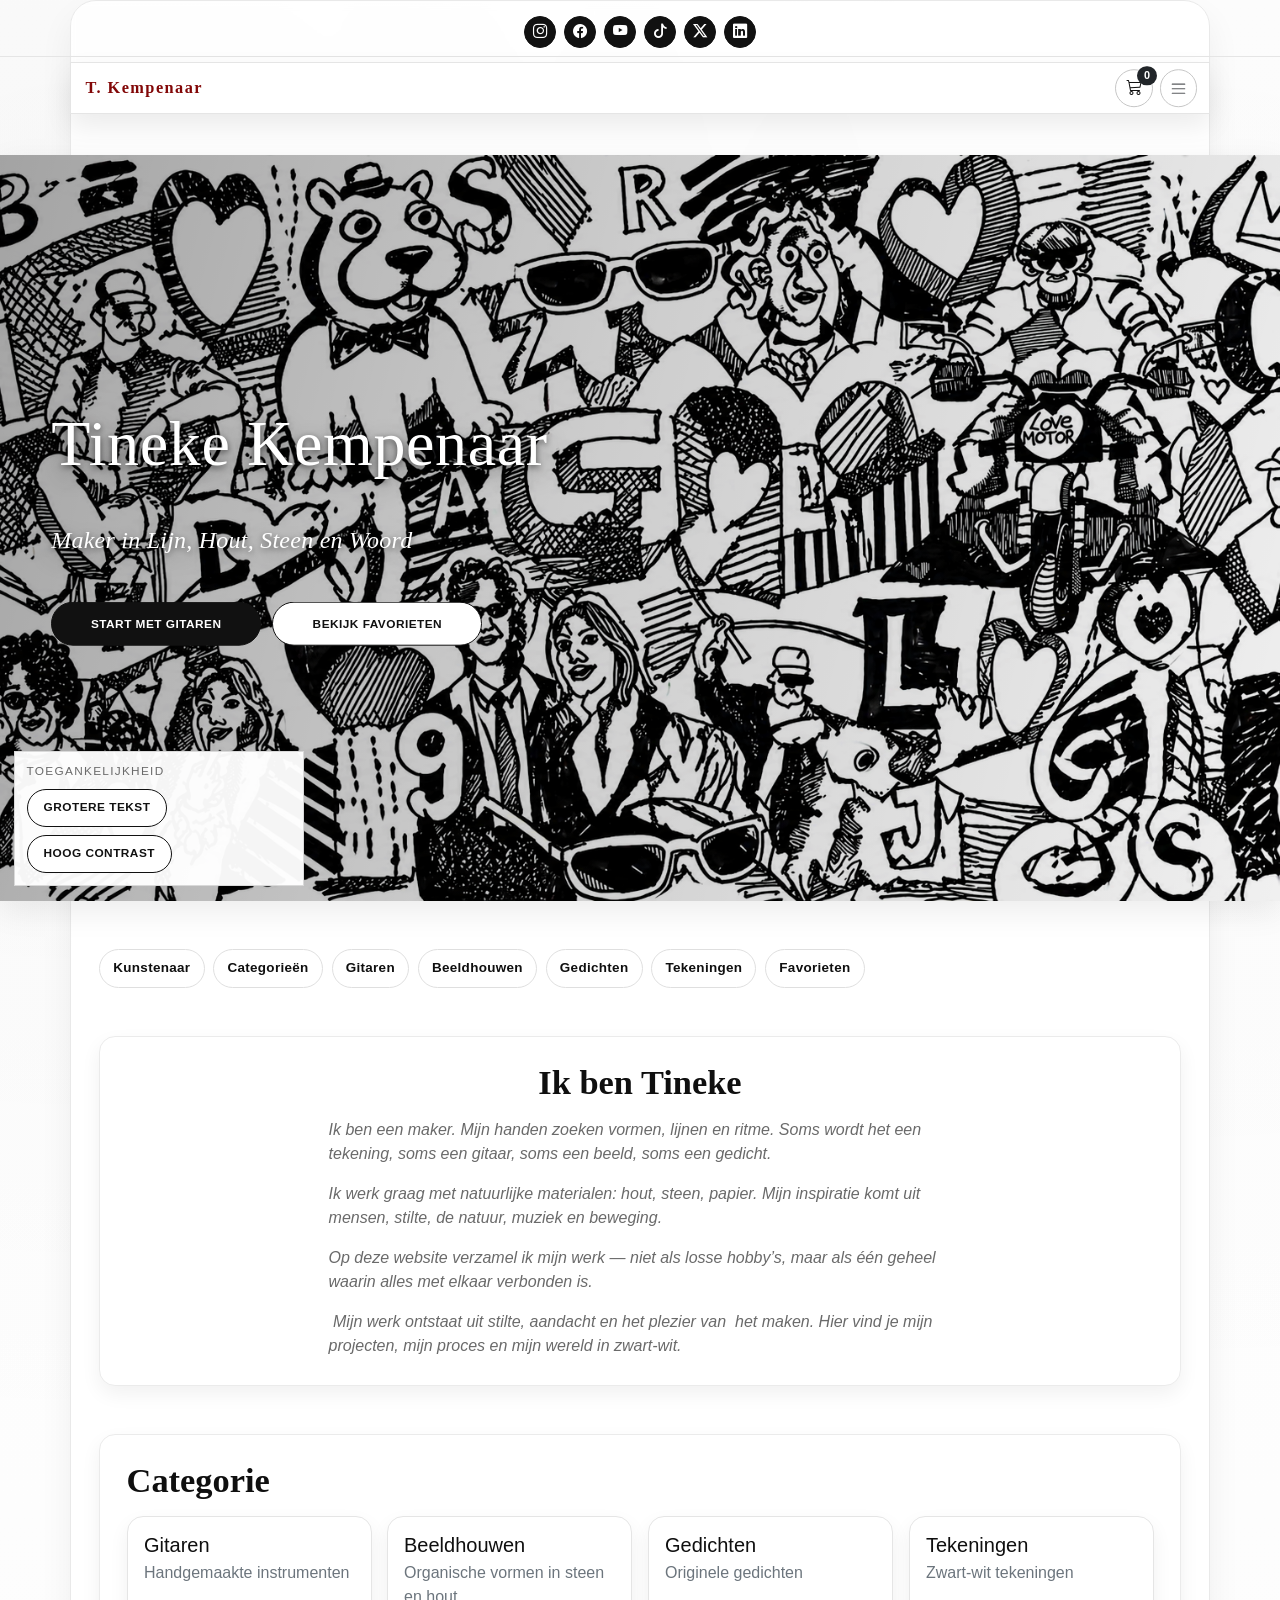
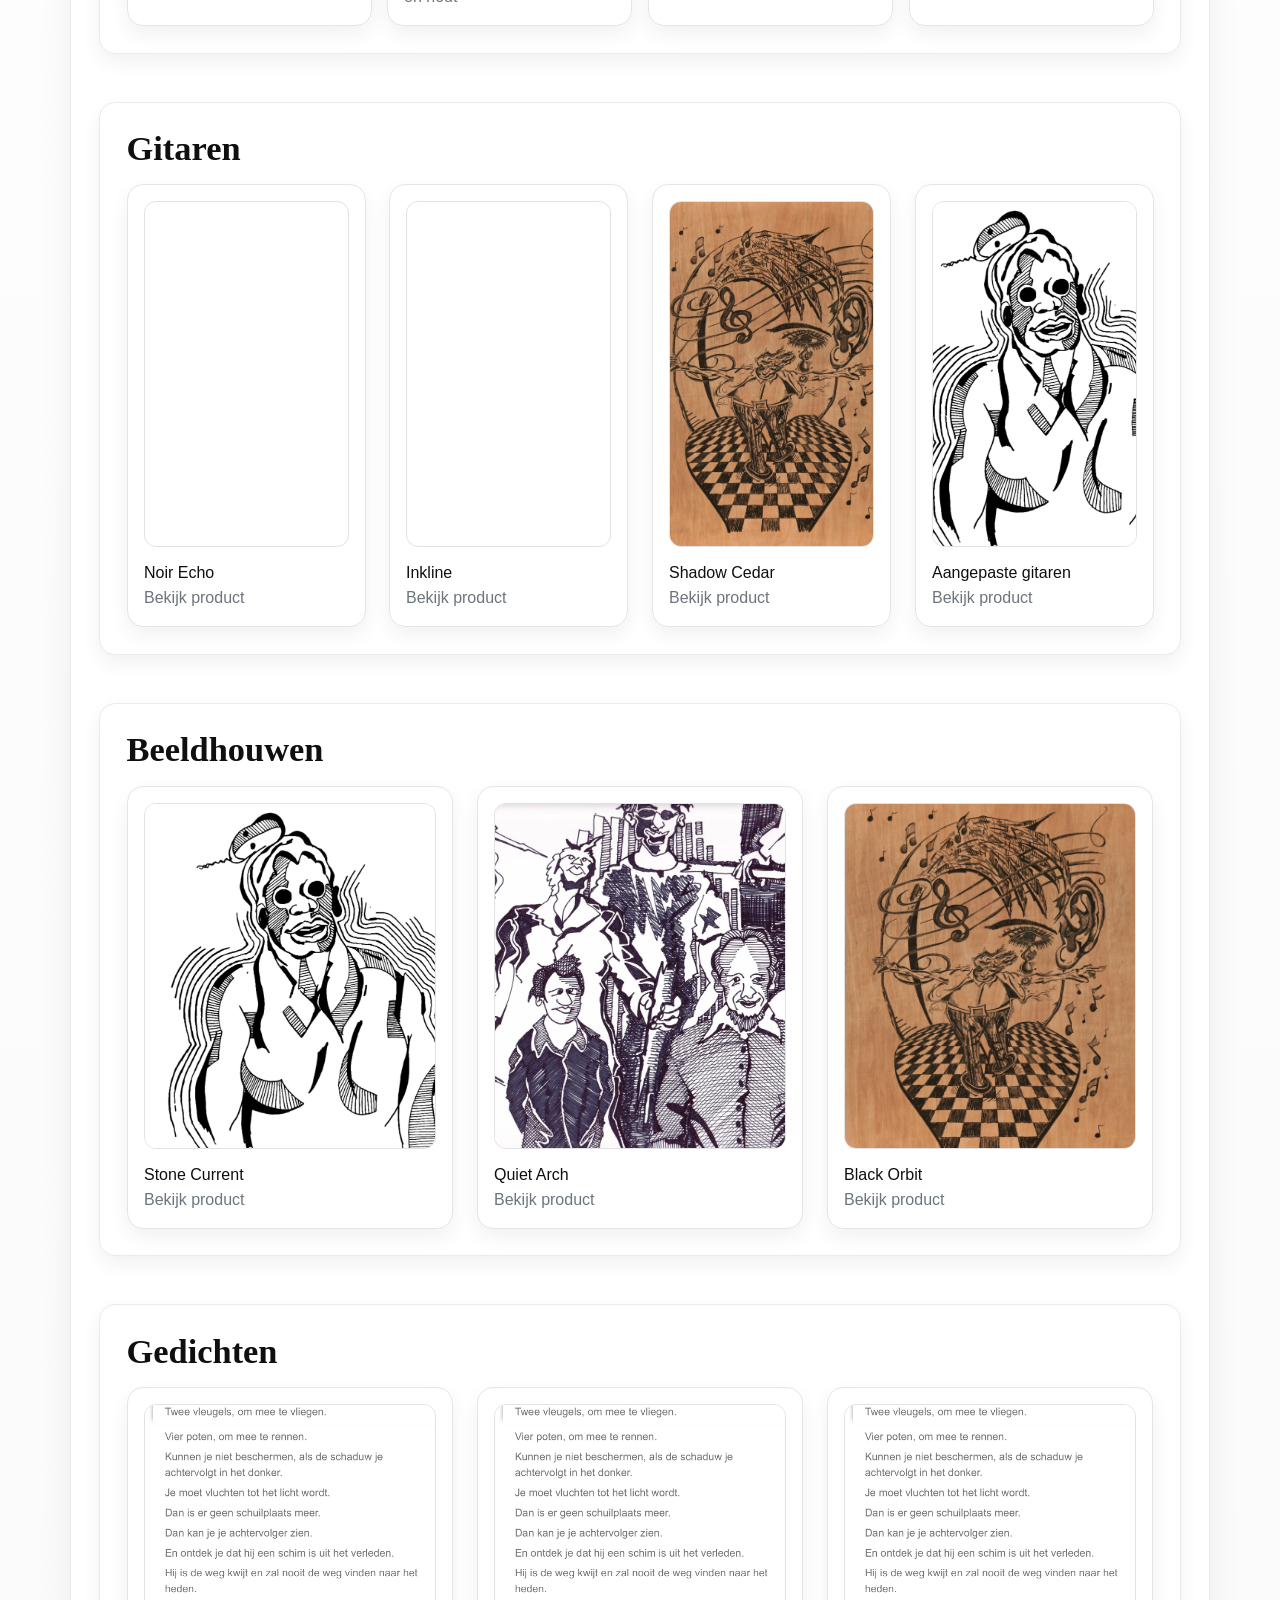
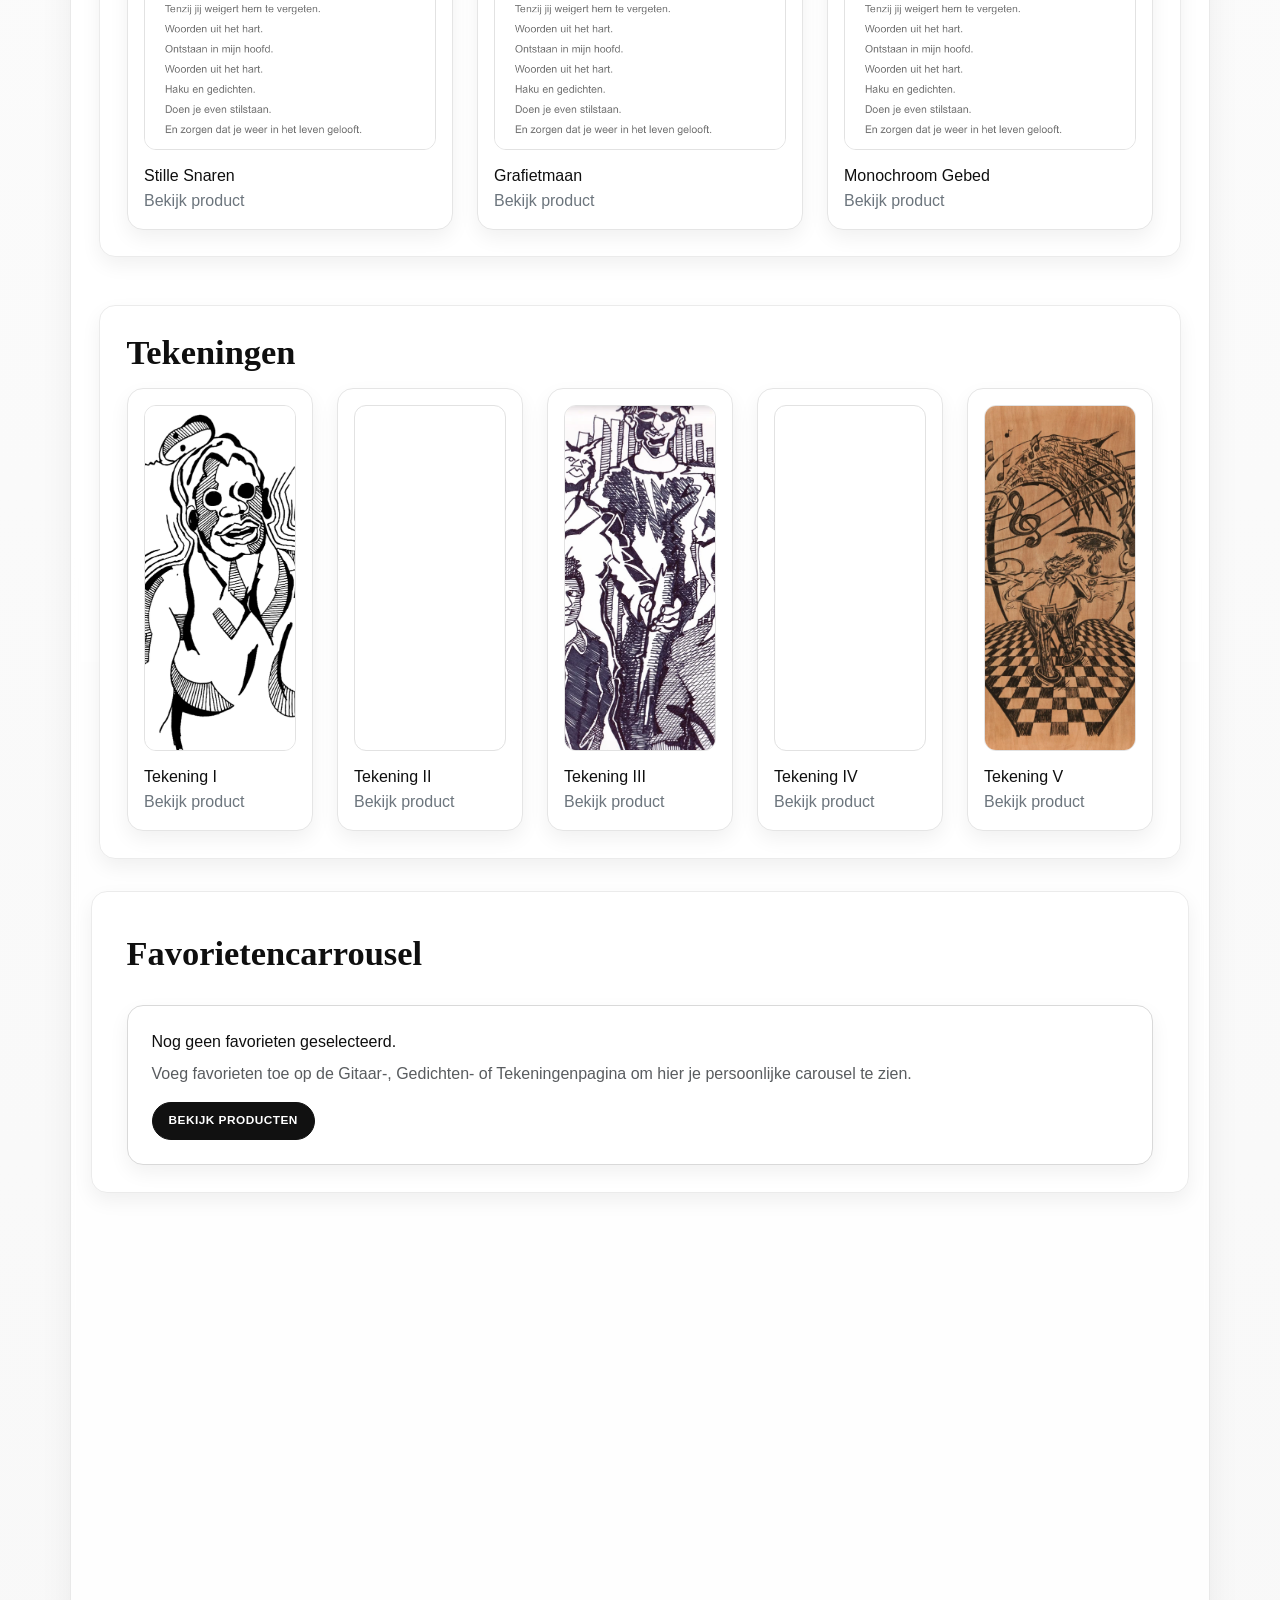
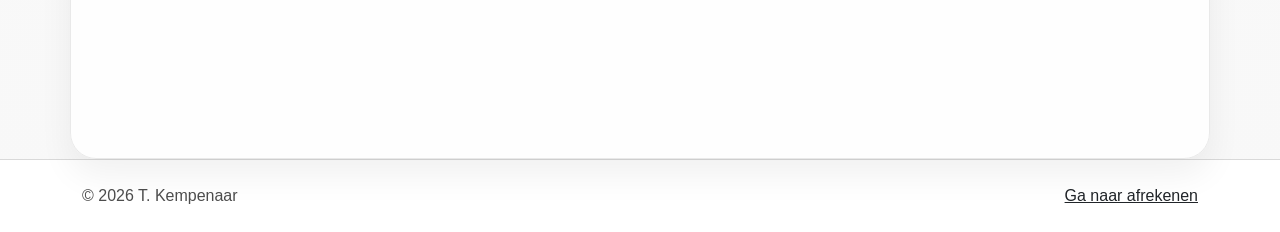
<file: index.html>
<!doctype html>
<html lang="nl">
<head>
  <meta charset="UTF-8" />
  <meta name="viewport" content="width=device-width, initial-scale=1" />
  <meta name="description" content="Startpagina van T. Kempenaar met handgemaakte gitaren, beeldhouwkunst, gedichten, tekeningen en zwart-wit collecties." />
  <meta name="theme-color" content="#111111" />
  <link rel="icon" type="image/svg+xml" href="assets/favicon.svg" />
  <title>T. Kempenaar | Start</title>
  <link href="https://cdn.jsdelivr.net/npm/bootstrap@5.3.3/dist/css/bootstrap.min.css" rel="stylesheet" />
  <link href="https://cdn.jsdelivr.net/npm/bootstrap-icons@1.11.3/font/bootstrap-icons.min.css" rel="stylesheet" />
  <link href="assets/css/style.css" rel="stylesheet" />
</head>
<body>
  <nav class="navbar navbar-expand-xxl fixed-top">
    <div class="container">
      <a class="navbar-brand brand-font" href="index.html">T. Kempenaar</a>
      <button class="navbar-toggler" type="button" data-bs-toggle="collapse" data-bs-target="#mainNav"><span class="navbar-toggler-icon"></span></button>
      <div class="collapse navbar-collapse" id="mainNav">
        <ul class="navbar-nav ms-auto mb-2 mb-lg-0">
          <li class="nav-item"><a class="nav-link active" href="index.html">Start</a></li>
          <li class="nav-item"><a class="nav-link" href="guitars.html">Gitaren</a></li>
          <li class="nav-item"><a class="nav-link" href="beeldhouwen.html">Beeldhouwen</a></li>
          <li class="nav-item"><a class="nav-link" href="poems.html">Gedichten</a></li>
          <li class="nav-item"><a class="nav-link" href="drawings.html">Tekeningen</a></li>
          <li class="nav-item"><a class="nav-link" href="contact.html">Contact</a></li>
          <li class="nav-item"><a class="nav-link" href="favorites.html">Favorieten <span class="badge text-bg-dark badge-counter js-favorites-count">0</span></a></li>
          <li class="nav-item nav-utility-start"><a class="nav-link nav-icon-link" href="manage.html" aria-label="Beheer" title="Beheer"><i class="bi bi-sliders2" aria-hidden="true"></i></a></li>
          
          <li class="nav-item"><a class="nav-link nav-icon-link" href="cart.html" aria-label="Winkelwagentje" title="Winkelwagen"><i class="bi bi-cart3" aria-hidden="true"></i><span class="badge text-bg-dark badge-counter js-cart-count">0</span></a></li>
        </ul>
      </div>
    </div>
  </nav>

  <main id="mainContent" class="container page-shell">
    <section class="hero hero-fullscreen p-4 p-md-5 mb-5">
      <img id="homeHeroImage" class="hero-banner-image" src="jpg/hero-banner.jpg" alt="" aria-hidden="true" />
      <div class="hero-content">
        <h1 id="homeHeroTitle" class="mb-2">Tineke Kempenaar</h1>
        <h2 id="homeHeroSubtitle" class="hero-subtitle h4 my-5">Maker in Lijn, Hout, Steen en Woord</h2>
        <div class="hero-actions" id="homeHeroActions">
          <a id="homeHeroPrimaryBtn" class="btn btn-bw" href="guitars.html">Bekijk werk</a>
          <a id="homeHeroSecondaryBtn" class="btn btn-outline-bw" href="contact.html">Neem contact op</a>
        </div>
      </div>
    </section>

    <section class="quick-jump mb-5" aria-label="Snelnavigatie">
      <a href="#homeArtist" class="quick-jump-link">Kunstenaar</a>
      <a href="#homeCats" class="quick-jump-link">Categorieën</a>
      <a href="#homeGuitars" class="quick-jump-link">Gitaren</a>
      <a href="#homeSculptures" class="quick-jump-link">Beeldhouwen</a>
      <a href="#homePoems" class="quick-jump-link">Gedichten</a>
      <a href="#homeDrawings" class="quick-jump-link">Tekeningen</a>
      <a href="#homeFavorites" class="quick-jump-link">Favorieten</a>
    </section>

    <section id="homeArtist" class="mb-5" aria-labelledby="homeArtistTitle">
      <p class="mono-title">Over de kunstenaar</p>
      <h2 id="homeArtistTitle" class="section-title">Ik ben Tineke</h2>
      <p class="section-lead fst-italic mb-3">Ik ben een maker. Mijn handen zoeken vormen, lijnen en ritme. Soms wordt het een tekening, soms een gitaar, soms een beeld, soms een gedicht.</p>
      <p class="section-lead fst-italic mb-3">Ik werk graag met natuurlijke materialen: hout, steen, papier. Mijn inspiratie komt uit mensen, stilte, de natuur, muziek en beweging.</p>
      <p class="section-lead fst-italic mb-3">Op deze website verzamel ik mijn werk — niet als losse hobby’s, maar als één geheel waarin alles met elkaar verbonden is.</p>
      <p class="section-lead fst-italic mb-0">&nbsp;Mijn werk ontstaat uit stilte, aandacht en het plezier van &nbsp;het maken. Hier vind je mijn projecten, mijn proces en mijn wereld in zwart‑wit.</p>
    </section>

    <section id="homeCats" class="mb-5">
      <h2 class="section-title">Categorie</h2>
      <div class="row g-3">
        <div class="col-md-6 col-lg-3">
          <a class="home-category-link" href="guitars.html">
            <article class="bw-card p-3 h-100">
              <h3 class="h5 mb-1">Gitaren</h3>
              <p class="text-secondary mb-0">Handgemaakte instrumenten</p>
            </article>
          </a>
        </div>
        <div class="col-md-6 col-lg-3">
          <a class="home-category-link" href="beeldhouwen.html">
            <article class="bw-card p-3 h-100">
              <h3 class="h5 mb-1">Beeldhouwen</h3>
              <p class="text-secondary mb-0">Organische vormen in steen en hout</p>
            </article>
          </a>
        </div>
        <div class="col-md-6 col-lg-3">
          <a class="home-category-link" href="poems.html">
            <article class="bw-card p-3 h-100">
              <h3 class="h5 mb-1">Gedichten</h3>
              <p class="text-secondary mb-0">Originele gedichten</p>
            </article>
          </a>
        </div>
        <div class="col-md-6 col-lg-3">
          <a class="home-category-link" href="drawings.html">
            <article class="bw-card p-3 h-100">
              <h3 class="h5 mb-1">Tekeningen</h3>
              <p class="text-secondary mb-0">Zwart-wit tekeningen</p>
            </article>
          </a>
        </div>
      </div>
    </section>

    <section id="homeGuitars" class="mb-5">
      <h2 class="section-title">Gitaren</h2>
      <div class="home-featured-grid home-featured-grid--full" id="homeFeaturedGuitars"></div>
    </section>

    <section id="homeSculptures" class="mb-5">
      <h2 class="section-title">Beeldhouwen</h2>
      <div class="row g-4 row-cols-1 row-cols-md-2 row-cols-lg-3" id="homeFeaturedSculptures"></div>
    </section>

    <section id="homePoems" class="mb-5">
      <h2 class="section-title">Gedichten</h2>
      <div class="row g-4 row-cols-1 row-cols-md-2 row-cols-lg-3" id="homeFeaturedPoems"></div>
    </section>

    <section id="homeDrawings" class="mb-5">
      <h2 class="section-title">Tekeningen</h2>
      <div class="row g-4 row-cols-1 row-cols-sm-2 row-cols-lg-5" id="homeFeaturedDrawings"></div>
    </section>

    <section id="homeFavorites" class="row g-3 mb-5">
      <div class="col-12">
        <h2 class="section-title">Favorietencarrousel</h2>
      </div>
      <div class="col-12" id="homeFavoritesCarouselContainer"></div>
    </section>

    <section id="homeReviews" class="row g-3 mb-5">
      <div class="col-12">
        <h2 class="section-title">Laatste recensies <span id="homeReviewsCount" class="badge text-bg-dark">0</span></h2>
        <p class="text-muted small mb-1">Toont de 10 meest recente recensies.</p>
        <p id="homeReviewsAverage" class="review-average mb-0" aria-live="polite">Gemiddelde score: -</p>
      </div>
      <div class="col-12" id="homeReviewsCarouselContainer"></div>
      <div class="col-12 review-add-wrap">
        <button id="openReviewModalBtn" class="btn btn-bw" type="button">Recensie toevoegen</button>
      </div>
    </section>
  </main>

  <div id="reviewModal" class="review-modal" aria-hidden="true">
    <div class="review-modal-backdrop" data-close-review-modal></div>
    <section class="review-modal-panel" role="dialog" aria-modal="true" aria-labelledby="reviewModalTitle">
      <div class="d-flex justify-content-between align-items-center mb-3">
        <h2 id="reviewModalTitle" class="h5 mb-0">Schrijf een recensie</h2>
        <button type="button" class="btn btn-outline-bw btn-sm" data-close-review-modal aria-label="Sluit recensie formulier">Sluiten</button>
      </div>
      <form id="reviewForm" class="row g-3">
        <div class="col-md-6">
          <label for="reviewName" class="form-label">Naam</label>
          <input id="reviewName" class="form-control" required />
          <p id="reviewNameError" class="small text-danger mt-1 d-none">Vul je naam in.</p>
        </div>
        <div class="col-md-6">
          <label for="reviewRating" class="form-label">Beoordeling</label>
          <select id="reviewRating" class="form-select" required>
            <option value="5">5 sterren</option>
            <option value="4">4 sterren</option>
            <option value="3">3 sterren</option>
            <option value="2">2 sterren</option>
            <option value="1">1 ster</option>
          </select>
          <p id="reviewRatingError" class="small text-danger mt-1 d-none">Kies een beoordeling van 1 t/m 5.</p>
        </div>
        <div class="col-12">
          <label for="reviewText" class="form-label">Jouw recensie</label>
          <textarea id="reviewText" class="form-control" rows="5" required placeholder="Deel je ervaring in een paar zinnen..."></textarea>
          <p id="reviewTextError" class="small text-danger mt-1 d-none">Schrijf minimaal 10 tekens.</p>
        </div>
        <div class="col-12 d-flex gap-2">
          <button class="btn btn-bw" type="submit">Plaatsen</button>
          <button class="btn btn-outline-bw" type="button" data-close-review-modal>Annuleren</button>
        </div>
        <div class="col-12">
          <p id="reviewFormMessage" class="small mb-0 d-none"></p>
        </div>
      </form>
    </section>
  </div>

  <footer class="py-4">
    <div class="container d-flex justify-content-between flex-wrap gap-2">
      <span>© 2026 T. Kempenaar</span>
      <a class="link-dark" href="checkout.html">Ga naar afrekenen</a>
    </div>
  </footer>

  <script src="https://cdn.jsdelivr.net/npm/bootstrap@5.3.3/dist/js/bootstrap.bundle.min.js"></script>
  <script src="assets/js/app.js"></script>
</body>
</html>
</file>
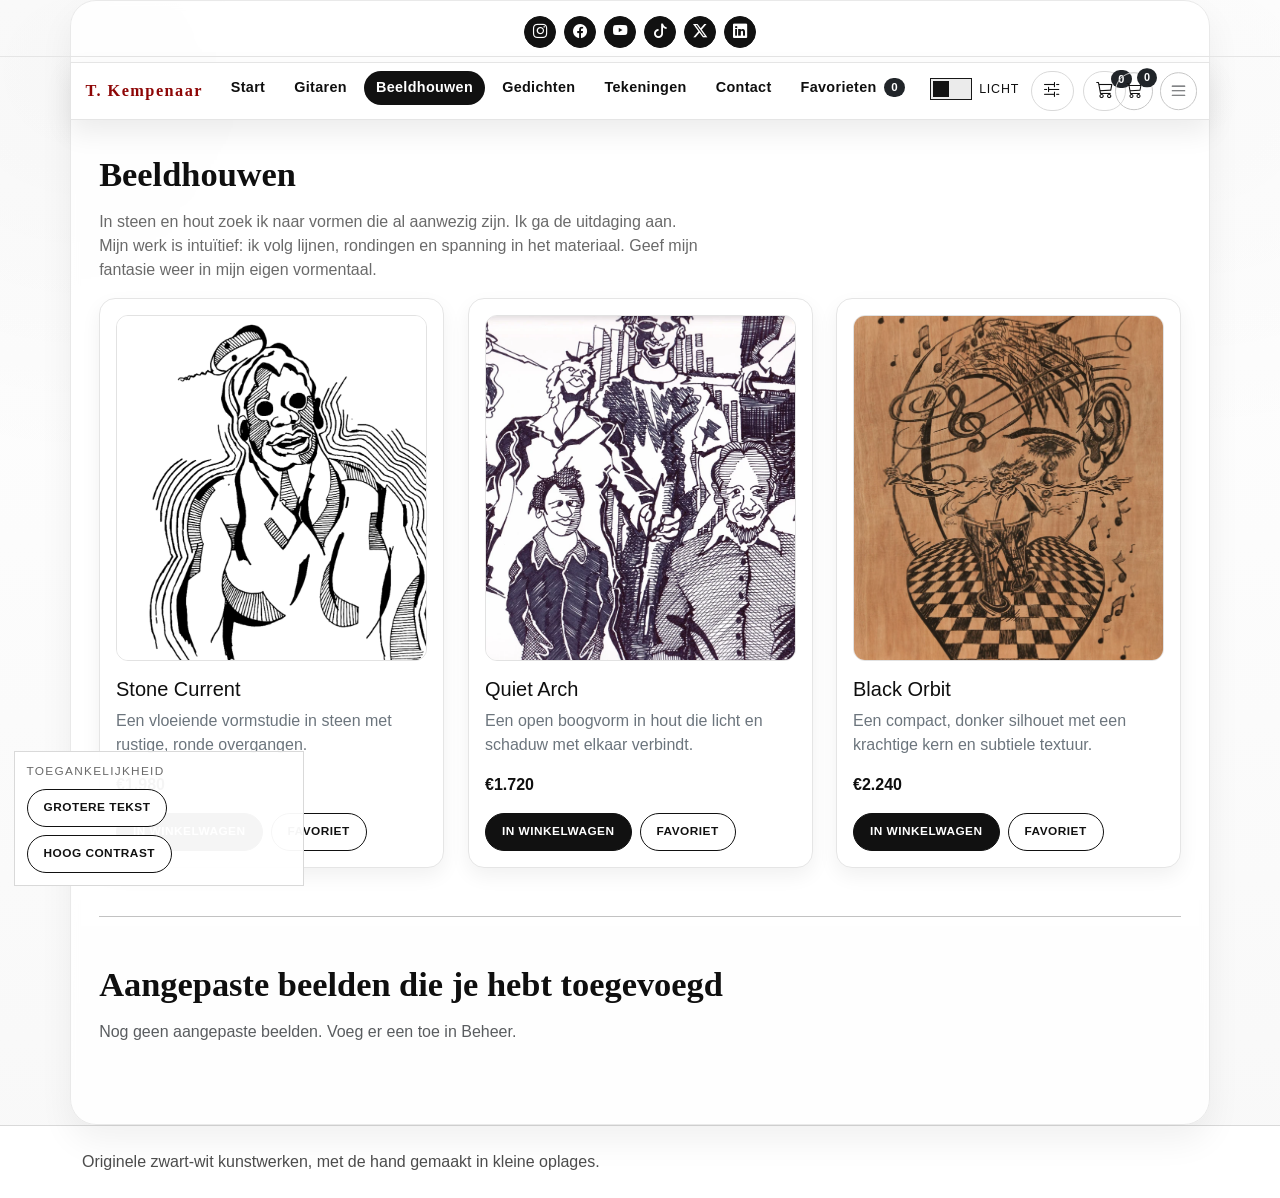
<file: beeldhouwen.html>
<!doctype html>
<html lang="nl">
<head>
  <meta charset="UTF-8" />
  <meta name="viewport" content="width=device-width, initial-scale=1" />
  <meta name="description" content="Bekijk handgemaakte beelden van T. Kempenaar met natuurlijke materialen en krachtige zwart-wit vormen." />
  <meta name="theme-color" content="#111111" />
  <link rel="icon" type="image/svg+xml" href="assets/favicon.svg" />
  <title>T. Kempenaar | Beeldhouwen</title>
  <link href="https://cdn.jsdelivr.net/npm/bootstrap@5.3.3/dist/css/bootstrap.min.css" rel="stylesheet" />
  <link href="https://cdn.jsdelivr.net/npm/bootstrap-icons@1.11.3/font/bootstrap-icons.min.css" rel="stylesheet" />
  <link href="assets/css/style.css" rel="stylesheet" />
</head>
<body>
  <nav class="navbar navbar-expand-xl fixed-top">
    <div class="container">
      <a class="navbar-brand brand-font" href="index.html">T. Kempenaar</a>
      <button class="navbar-toggler" type="button" data-bs-toggle="collapse" data-bs-target="#mainNav"><span class="navbar-toggler-icon"></span></button>
      <div class="collapse navbar-collapse" id="mainNav">
        <ul class="navbar-nav ms-auto mb-2 mb-lg-0">
          <li class="nav-item"><a class="nav-link" href="index.html">Start</a></li>
          <li class="nav-item"><a class="nav-link" href="guitars.html">Gitaren</a></li>
          <li class="nav-item"><a class="nav-link active" href="beeldhouwen.html">Beeldhouwen</a></li>
          <li class="nav-item"><a class="nav-link" href="poems.html">Gedichten</a></li>
          <li class="nav-item"><a class="nav-link" href="drawings.html">Tekeningen</a></li>
          <li class="nav-item"><a class="nav-link" href="contact.html">Contact</a></li>
          <li class="nav-item"><a class="nav-link" href="favorites.html">Favorieten <span class="badge text-bg-dark badge-counter js-favorites-count">0</span></a></li>
          <li class="nav-item nav-utility-start"><a class="nav-link nav-icon-link" href="manage.html" aria-label="Beheer" title="Beheer"><i class="bi bi-sliders2" aria-hidden="true"></i></a></li>
          
          <li class="nav-item"><a class="nav-link nav-icon-link" href="cart.html" aria-label="Winkelwagentje" title="Winkelwagen"><i class="bi bi-cart3" aria-hidden="true"></i><span class="badge text-bg-dark badge-counter js-cart-count">0</span></a></li>
        </ul>
      </div>
    </div>
  </nav>

  <main class="container page-shell">
    <p class="mono-title">Atelier</p>
    <h1 class="section-title">Beeldhouwen</h1>
    <p class="section-lead">In steen en hout zoek ik naar vormen die al aanwezig zijn. Ik ga de uitdaging aan. Mijn werk is intuïtief: ik volg lijnen, rondingen en spanning in het materiaal. Geef mijn fantasie weer in mijn eigen vormentaal.</p>
    <div class="row g-4">
      <div class="col-md-6 col-lg-4">
        <article id="sculpture-stone-current" class="bw-card p-3">
          <img loading="lazy" decoding="async" src="jpg/tekening1.jpg" class="bw-thumb mb-3" alt="Stone Current beeld" />
          <h2 class="h5">Stone Current</h2>
          <p class="text-secondary">Een vloeiende vormstudie in steen met rustige, ronde overgangen.</p>
          <p class="fw-bold">€1.980</p>
          <div class="d-flex gap-2">
            <button class="btn btn-bw btn-sm" data-add-cart data-id="sculpture-stone-current" data-type="Sculpture" data-title="Stone Current" data-price="1980" data-image="jpg/tekening1.jpg" data-description="Een vloeiende vormstudie in steen met rustige, ronde overgangen.">In winkelwagen</button>
            <button class="btn btn-outline-bw btn-sm" data-add-favorite data-id="sculpture-stone-current" data-type="Sculpture" data-title="Stone Current" data-price="1980" data-image="jpg/tekening1.jpg" data-description="Een vloeiende vormstudie in steen met rustige, ronde overgangen.">Favoriet</button>
          </div>
        </article>
      </div>

      <div class="col-md-6 col-lg-4">
        <article id="sculpture-quiet-arch" class="bw-card p-3">
          <img loading="lazy" decoding="async" src="jpg/tekening3.jpg" class="bw-thumb mb-3" alt="Quiet Arch beeld" />
          <h2 class="h5">Quiet Arch</h2>
          <p class="text-secondary">Een open boogvorm in hout die licht en schaduw met elkaar verbindt.</p>
          <p class="fw-bold">€1.720</p>
          <div class="d-flex gap-2">
            <button class="btn btn-bw btn-sm" data-add-cart data-id="sculpture-quiet-arch" data-type="Sculpture" data-title="Quiet Arch" data-price="1720" data-image="jpg/tekening3.jpg" data-description="Een open boogvorm in hout die licht en schaduw met elkaar verbindt.">In winkelwagen</button>
            <button class="btn btn-outline-bw btn-sm" data-add-favorite data-id="sculpture-quiet-arch" data-type="Sculpture" data-title="Quiet Arch" data-price="1720" data-image="jpg/tekening3.jpg" data-description="Een open boogvorm in hout die licht en schaduw met elkaar verbindt.">Favoriet</button>
          </div>
        </article>
      </div>

      <div class="col-md-6 col-lg-4">
        <article id="sculpture-black-orbit" class="bw-card p-3">
          <img loading="lazy" decoding="async" src="jpg/tekening5.jpg" class="bw-thumb mb-3" alt="Black Orbit beeld" />
          <h2 class="h5">Black Orbit</h2>
          <p class="text-secondary">Een compact, donker silhouet met een krachtige kern en subtiele textuur.</p>
          <p class="fw-bold">€2.240</p>
          <div class="d-flex gap-2">
            <button class="btn btn-bw btn-sm" data-add-cart data-id="sculpture-black-orbit" data-type="Sculpture" data-title="Black Orbit" data-price="2240" data-image="jpg/tekening5.jpg" data-description="Een compact, donker silhouet met een krachtige kern en subtiele textuur.">In winkelwagen</button>
            <button class="btn btn-outline-bw btn-sm" data-add-favorite data-id="sculpture-black-orbit" data-type="Sculpture" data-title="Black Orbit" data-price="2240" data-image="jpg/tekening5.jpg" data-description="Een compact, donker silhouet met een krachtige kern en subtiele textuur.">Favoriet</button>
          </div>
        </article>
      </div>
    </div>

    <hr class="my-5">
    <p class="mono-title">Beheerde producten</p>
    <h2 class="section-title">Aangepaste beelden die je hebt toegevoegd</h2>
    <div class="row g-4" id="customSculptureList"></div>
  </main>

  <footer class="py-4"><div class="container">Originele zwart-wit kunstwerken, met de hand gemaakt in kleine oplages.</div></footer>
  <script src="https://cdn.jsdelivr.net/npm/bootstrap@5.3.3/dist/js/bootstrap.bundle.min.js"></script>
  <script src="assets/js/app.js"></script>
</body>
</html>
</file>
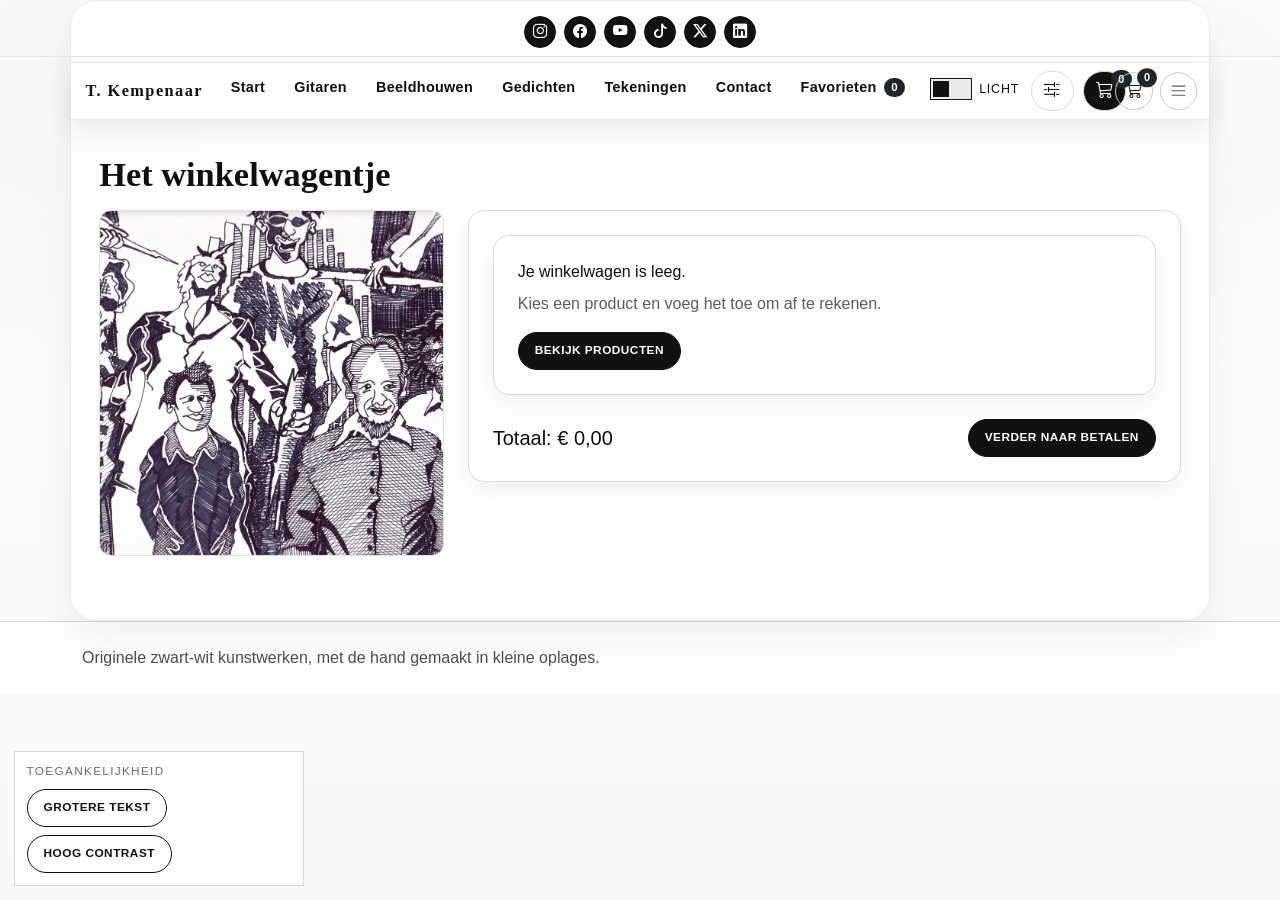
<file: cart.html>
<!doctype html>
<html lang="nl">
<head>
  <meta charset="UTF-8" />
  <meta name="viewport" content="width=device-width, initial-scale=1" />
  <meta name="description" content="Bekijk de items in je winkelwagen voordat je doorgaat met afrekenen." />
  <meta name="theme-color" content="#111111" />
  <link rel="icon" type="image/svg+xml" href="assets/favicon.svg" />
  <title>T. Kempenaar | Winkelwagentje</title>
  <link href="https://cdn.jsdelivr.net/npm/bootstrap@5.3.3/dist/css/bootstrap.min.css" rel="stylesheet" />
  <link href="https://cdn.jsdelivr.net/npm/bootstrap-icons@1.11.3/font/bootstrap-icons.min.css" rel="stylesheet" />
  <link href="assets/css/style.css" rel="stylesheet" />
</head>
<body>
  <nav class="navbar navbar-expand-xl fixed-top">
    <div class="container">
      <a class="navbar-brand brand-font" href="index.html">T. Kempenaar</a>
      <button class="navbar-toggler" type="button" data-bs-toggle="collapse" data-bs-target="#mainNav"><span class="navbar-toggler-icon"></span></button>
      <div class="collapse navbar-collapse" id="mainNav">
        <ul class="navbar-nav ms-auto mb-2 mb-lg-0">
          <li class="nav-item"><a class="nav-link" href="index.html">Start</a></li>
          <li class="nav-item"><a class="nav-link" href="guitars.html">Gitaren</a></li>
          <li class="nav-item"><a class="nav-link" href="beeldhouwen.html">Beeldhouwen</a></li>
          <li class="nav-item"><a class="nav-link" href="poems.html">Gedichten</a></li>
          <li class="nav-item"><a class="nav-link" href="drawings.html">Tekeningen</a></li>
          <li class="nav-item"><a class="nav-link" href="contact.html">Contact</a></li>
          <li class="nav-item"><a class="nav-link" href="favorites.html">Favorieten <span class="badge text-bg-dark badge-counter js-favorites-count">0</span></a></li>
          <li class="nav-item nav-utility-start"><a class="nav-link nav-icon-link" href="manage.html" aria-label="Beheer" title="Beheer"><i class="bi bi-sliders2" aria-hidden="true"></i></a></li>
          
          <li class="nav-item"><a class="nav-link nav-icon-link active" href="cart.html" aria-label="Winkelwagentje" title="Winkelwagen"><i class="bi bi-cart3" aria-hidden="true"></i><span class="badge text-bg-dark badge-counter js-cart-count">0</span></a></li>
        </ul>
      </div>
    </div>
  </nav>

  <main class="container page-shell">
    <p class="mono-title">Cart</p>
    <h1 class="section-title">Het winkelwagentje</h1>
    <div class="row g-4">
      <div class="col-lg-4">
        <img loading="lazy" decoding="async" src="jpg/tekening3.jpg" alt="Winkelwagen kunstwerk" class="bw-thumb">
      </div>
      <div class="col-lg-8">
        <div class="checkout-panel p-4">
          <div id="cartList"></div>
          <div class="d-flex justify-content-between align-items-center mt-4">
            <p class="h5 mb-0">Totaal: <span id="cartTotal">€0,00</span></p>
            <a href="checkout.html" class="btn btn-bw">Verder naar betalen</a>
          </div>
        </div>
      </div>
    </div>
  </main>

  <footer class="py-4"><div class="container">Originele zwart-wit kunstwerken, met de hand gemaakt in kleine oplages.</div></footer>
  <script src="https://cdn.jsdelivr.net/npm/bootstrap@5.3.3/dist/js/bootstrap.bundle.min.js"></script>
  <script src="assets/js/app.js"></script>
</body>
</html>
</file>
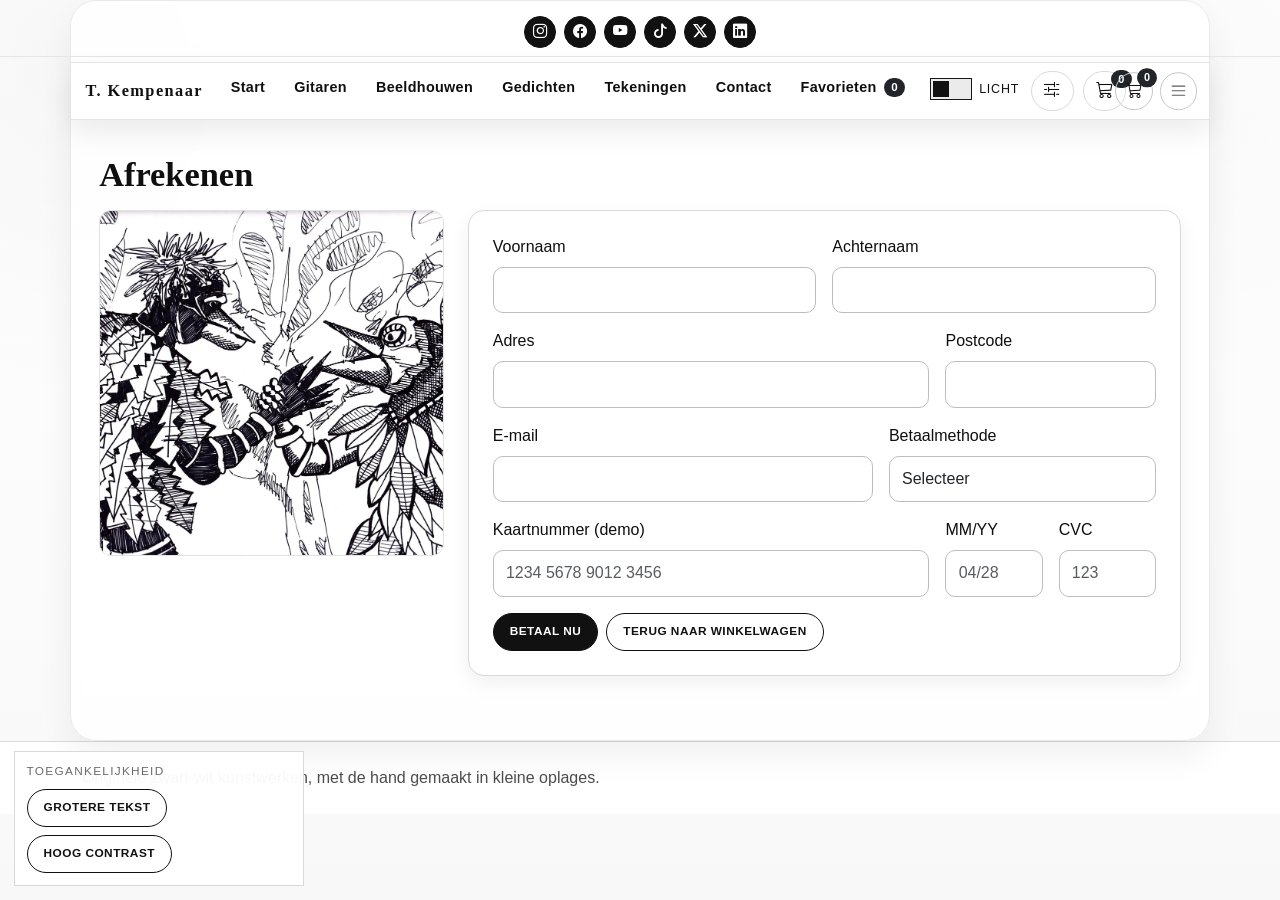
<file: checkout.html>
<!doctype html>
<html lang="nl">
<head>
  <meta charset="UTF-8" />
  <meta name="viewport" content="width=device-width, initial-scale=1" />
  <meta name="description" content="Veilige afrekenpagina voor het kopen van gitaren, tekeningen en verwante kunst van T. Kempenaar." />
  <meta name="theme-color" content="#111111" />
  <link rel="icon" type="image/svg+xml" href="assets/favicon.svg" />
  <title>T. Kempenaar | Afrekenen</title>
  <link href="https://cdn.jsdelivr.net/npm/bootstrap@5.3.3/dist/css/bootstrap.min.css" rel="stylesheet" />
  <link href="https://cdn.jsdelivr.net/npm/bootstrap-icons@1.11.3/font/bootstrap-icons.min.css" rel="stylesheet" />
  <link href="assets/css/style.css" rel="stylesheet" />
</head>
<body>
  <nav class="navbar navbar-expand-xl fixed-top">
    <div class="container">
      <a class="navbar-brand brand-font" href="index.html">T. Kempenaar</a>
      <button class="navbar-toggler" type="button" data-bs-toggle="collapse" data-bs-target="#mainNav"><span class="navbar-toggler-icon"></span></button>
      <div class="collapse navbar-collapse" id="mainNav">
        <ul class="navbar-nav ms-auto mb-2 mb-lg-0">
          <li class="nav-item"><a class="nav-link" href="index.html">Start</a></li>
          <li class="nav-item"><a class="nav-link" href="guitars.html">Gitaren</a></li>
          <li class="nav-item"><a class="nav-link" href="beeldhouwen.html">Beeldhouwen</a></li>
          <li class="nav-item"><a class="nav-link" href="poems.html">Gedichten</a></li>
          <li class="nav-item"><a class="nav-link" href="drawings.html">Tekeningen</a></li>
          <li class="nav-item"><a class="nav-link" href="contact.html">Contact</a></li>
          <li class="nav-item"><a class="nav-link" href="favorites.html">Favorieten <span class="badge text-bg-dark badge-counter js-favorites-count">0</span></a></li>
          <li class="nav-item nav-utility-start"><a class="nav-link nav-icon-link" href="manage.html" aria-label="Beheer" title="Beheer"><i class="bi bi-sliders2" aria-hidden="true"></i></a></li>
          
          <li class="nav-item"><a class="nav-link nav-icon-link" href="cart.html" aria-label="Winkelwagentje" title="Winkelwagen"><i class="bi bi-cart3" aria-hidden="true"></i><span class="badge text-bg-dark badge-counter js-cart-count">0</span></a></li>
        </ul>
      </div>
    </div>
  </nav>

  <main class="container page-shell">
    <p class="mono-title">Afrekenen</p>
    <h1 class="section-title">Afrekenen</h1>
    <div class="row g-4">
      <div class="col-lg-4">
        <img loading="lazy" decoding="async" src="jpg/tekening4.jpg" alt="Afrekenen kunstwerk" class="bw-thumb">
      </div>
      <div class="col-lg-8">
        <div class="checkout-panel p-4">
          <form id="checkoutForm" class="row g-3">
            <div class="col-md-6"><label class="form-label">Voornaam</label><input class="form-control" required></div>
            <div class="col-md-6"><label class="form-label">Achternaam</label><input class="form-control" required></div>
            <div class="col-md-8"><label class="form-label">Adres</label><input class="form-control" required></div>
            <div class="col-md-4"><label class="form-label">Postcode</label><input class="form-control" required></div>
            <div class="col-md-7"><label class="form-label">E-mail</label><input class="form-control" type="email" required></div>
            <div class="col-md-5"><label class="form-label">Betaalmethode</label><select class="form-select" required><option value="">Selecteer</option><option>iDEAL</option><option>Creditcard</option><option>PayPal</option></select></div>
            <div class="col-md-8"><label class="form-label">Kaartnummer (demo)</label><input class="form-control" placeholder="1234 5678 9012 3456"></div>
            <div class="col-md-2"><label class="form-label">MM/YY</label><input class="form-control" placeholder="04/28"></div>
            <div class="col-md-2"><label class="form-label">CVC</label><input class="form-control" placeholder="123"></div>
            <div class="col-12 d-flex gap-2">
              <button class="btn btn-bw" type="submit">Betaal nu</button>
              <a href="cart.html" class="btn btn-outline-bw">Terug naar winkelwagen</a>
            </div>
          </form>
          <div id="checkoutMessage" class="alert alert-success mt-4 d-none">Betaling ontvangen. Bedankt voor je bestelling.</div>
        </div>
      </div>
    </div>
  </main>

  <footer class="py-4"><div class="container">Originele zwart-wit kunstwerken, met de hand gemaakt in kleine oplages.</div></footer>
  <script src="https://cdn.jsdelivr.net/npm/bootstrap@5.3.3/dist/js/bootstrap.bundle.min.js"></script>
  <script src="assets/js/app.js"></script>
</body>
</html>
</file>
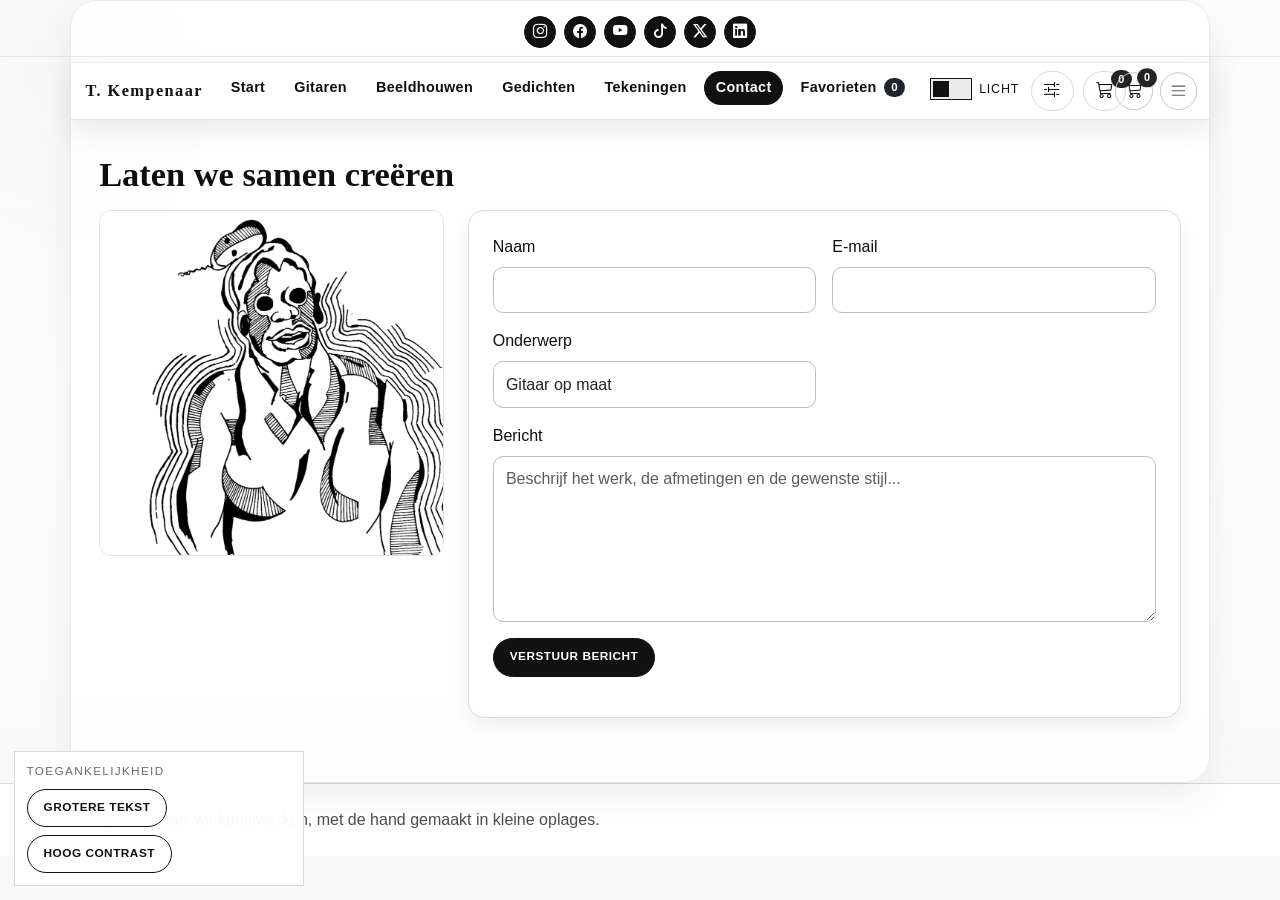
<file: contact.html>
<!doctype html>
<html lang="nl">
<head>
  <meta charset="UTF-8" />
  <meta name="viewport" content="width=device-width, initial-scale=1" />
  <meta name="description" content="Neem contact op met T. Kempenaar voor opdrachten in gitaren, beeldhouwen, gedichten en zwart-wit tekeningen." />
  <meta name="theme-color" content="#111111" />
  <link rel="icon" type="image/svg+xml" href="assets/favicon.svg" />
  <title>T. Kempenaar | Contact</title>
  <link href="https://cdn.jsdelivr.net/npm/bootstrap@5.3.3/dist/css/bootstrap.min.css" rel="stylesheet" />
  <link href="https://cdn.jsdelivr.net/npm/bootstrap-icons@1.11.3/font/bootstrap-icons.min.css" rel="stylesheet" />
  <link href="assets/css/style.css" rel="stylesheet" />
</head>
<body>
  <nav class="navbar navbar-expand-xl fixed-top">
    <div class="container">
      <a class="navbar-brand brand-font" href="index.html">T. Kempenaar</a>
      <button class="navbar-toggler" type="button" data-bs-toggle="collapse" data-bs-target="#mainNav"><span class="navbar-toggler-icon"></span></button>
      <div class="collapse navbar-collapse" id="mainNav">
        <ul class="navbar-nav ms-auto mb-2 mb-lg-0">
          <li class="nav-item"><a class="nav-link" href="index.html">Start</a></li>
          <li class="nav-item"><a class="nav-link" href="guitars.html">Gitaren</a></li>
          <li class="nav-item"><a class="nav-link" href="beeldhouwen.html">Beeldhouwen</a></li>
          <li class="nav-item"><a class="nav-link" href="poems.html">Gedichten</a></li>
          <li class="nav-item"><a class="nav-link" href="drawings.html">Tekeningen</a></li>
          <li class="nav-item"><a class="nav-link active" href="contact.html">Contact</a></li>
          <li class="nav-item"><a class="nav-link" href="favorites.html">Favorieten <span class="badge text-bg-dark badge-counter js-favorites-count">0</span></a></li>
          <li class="nav-item nav-utility-start"><a class="nav-link nav-icon-link" href="manage.html" aria-label="Beheer" title="Beheer"><i class="bi bi-sliders2" aria-hidden="true"></i></a></li>
          
          <li class="nav-item"><a class="nav-link nav-icon-link" href="cart.html" aria-label="Winkelwagentje" title="Winkelwagen"><i class="bi bi-cart3" aria-hidden="true"></i><span class="badge text-bg-dark badge-counter js-cart-count">0</span></a></li>
        </ul>
      </div>
    </div>
  </nav>

  <main class="container page-shell">
    <p class="mono-title">Contact</p>
    <h1 class="section-title">Laten we samen creëren</h1>
    <div class="row g-4">
      <div class="col-lg-4">
        <img loading="lazy" decoding="async" src="jpg/tekening1.jpg" alt="Contact kunstwerk" class="bw-thumb">
      </div>
      <div class="col-lg-8">
        <div class="contact-panel p-4">
          <form id="contactForm" class="row g-3">
            <div class="col-md-6"><label class="form-label">Naam</label><input class="form-control" type="text" required></div>
            <div class="col-md-6"><label class="form-label">E-mail</label><input class="form-control" type="email" required></div>
            <div class="col-md-6"><label class="form-label">Onderwerp</label><select class="form-select"><option>Gitaar op maat</option><option>Beeldhouwen op maat</option><option>Gedicht op maat</option><option>Tekening op maat</option><option>Anders</option></select></div>
            <div class="col-12"><label class="form-label">Bericht</label><textarea class="form-control" rows="6" required placeholder="Beschrijf het werk, de afmetingen en de gewenste stijl..."></textarea></div>
            <div class="col-12"><button class="btn btn-bw" type="submit">Verstuur bericht</button></div>
            <div class="col-12"><p id="contactFormMessage" class="small mb-0 d-none"></p></div>
          </form>
        </div>
      </div>
    </div>
  </main>

  <footer class="py-4"><div class="container">Originele zwart-wit kunstwerken, met de hand gemaakt in kleine oplages.</div></footer>
  <script src="https://cdn.jsdelivr.net/npm/bootstrap@5.3.3/dist/js/bootstrap.bundle.min.js"></script>
  <script src="assets/js/app.js"></script>
</body>
</html>
</file>
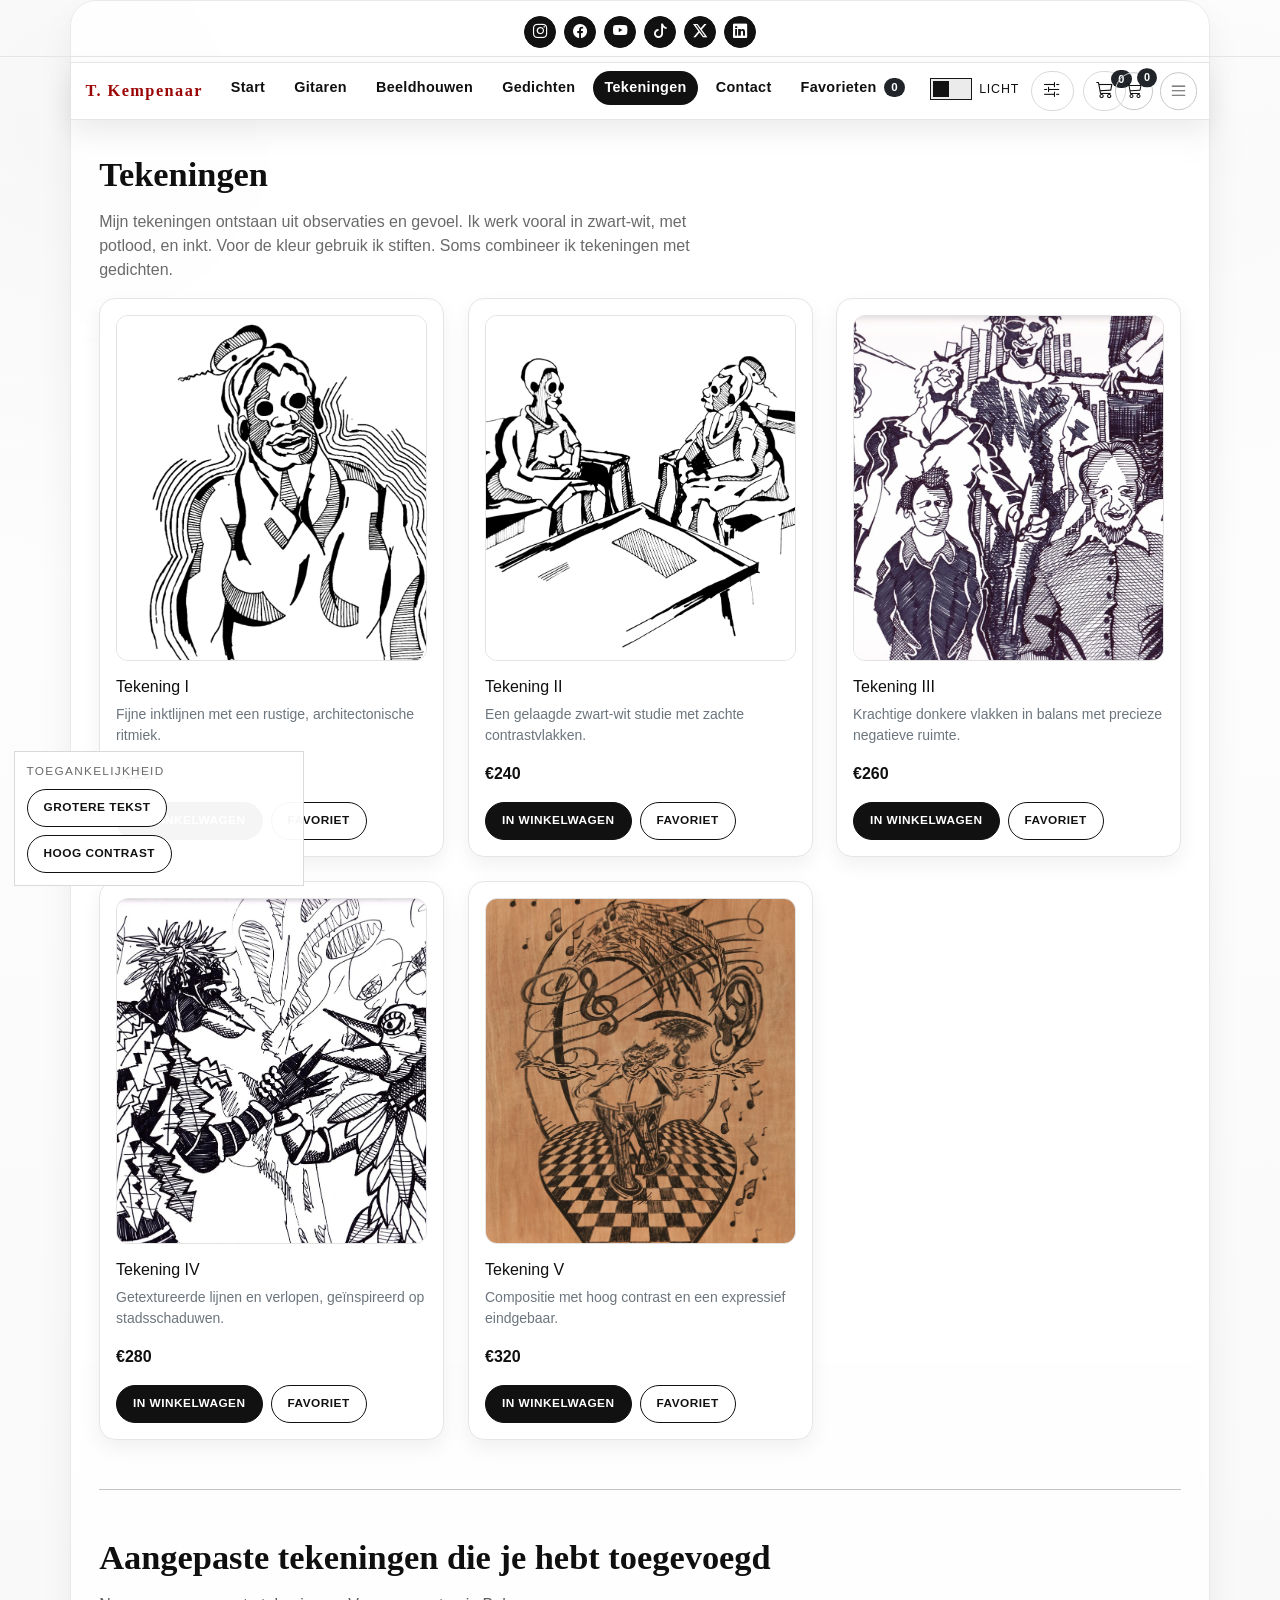
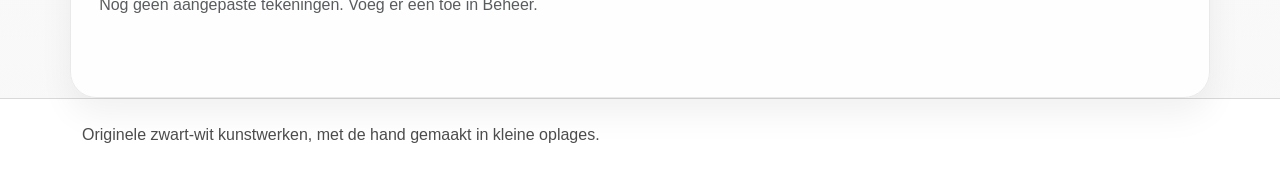
<file: drawings.html>
<!doctype html>
<html lang="nl">
<head>
  <meta charset="UTF-8" />
  <meta name="viewport" content="width=device-width, initial-scale=1" />
  <meta name="description" content="Ontdek originele zwart-wit tekeningen van T. Kempenaar, elk werk om te bekijken en te verzamelen." />
  <meta name="theme-color" content="#111111" />
  <link rel="icon" type="image/svg+xml" href="assets/favicon.svg" />
  <title>T. Kempenaar | Tekeningen</title>
  <link href="https://cdn.jsdelivr.net/npm/bootstrap@5.3.3/dist/css/bootstrap.min.css" rel="stylesheet" />
  <link href="https://cdn.jsdelivr.net/npm/bootstrap-icons@1.11.3/font/bootstrap-icons.min.css" rel="stylesheet" />
  <link href="assets/css/style.css" rel="stylesheet" />
</head>
<body>
  <nav class="navbar navbar-expand-xl fixed-top">
    <div class="container">
      <a class="navbar-brand brand-font" href="index.html">T. Kempenaar</a>
      <button class="navbar-toggler" type="button" data-bs-toggle="collapse" data-bs-target="#mainNav"><span class="navbar-toggler-icon"></span></button>
      <div class="collapse navbar-collapse" id="mainNav">
        <ul class="navbar-nav ms-auto mb-2 mb-lg-0">
          <li class="nav-item"><a class="nav-link" href="index.html">Start</a></li>
          <li class="nav-item"><a class="nav-link" href="guitars.html">Gitaren</a></li>
          <li class="nav-item"><a class="nav-link" href="beeldhouwen.html">Beeldhouwen</a></li>
          <li class="nav-item"><a class="nav-link" href="poems.html">Gedichten</a></li>
          <li class="nav-item"><a class="nav-link active" href="drawings.html">Tekeningen</a></li>
          <li class="nav-item"><a class="nav-link" href="contact.html">Contact</a></li>
          <li class="nav-item"><a class="nav-link" href="favorites.html">Favorieten <span class="badge text-bg-dark badge-counter js-favorites-count">0</span></a></li>
          <li class="nav-item nav-utility-start"><a class="nav-link nav-icon-link" href="manage.html" aria-label="Beheer" title="Beheer"><i class="bi bi-sliders2" aria-hidden="true"></i></a></li>
          
          <li class="nav-item"><a class="nav-link nav-icon-link" href="cart.html" aria-label="Winkelwagentje" title="Winkelwagen"><i class="bi bi-cart3" aria-hidden="true"></i><span class="badge text-bg-dark badge-counter js-cart-count">0</span></a></li>
        </ul>
      </div>
    </div>
  </nav>

  <main class="container page-shell">
    <p class="mono-title">Galerij</p>
    <h1 class="section-title">Tekeningen</h1>
    <p class="section-lead">Mijn tekeningen ontstaan uit observaties en gevoel. Ik werk vooral in zwart‑wit, met potlood, en inkt. Voor de kleur gebruik ik stiften. Soms combineer ik tekeningen met gedichten.</p>
    <div class="row g-4">
      <div class="col-sm-6 col-lg-4"><article id="drawing-1" class="bw-card p-3"><img loading="lazy" decoding="async" src="jpg/tekening1.jpg" class="bw-thumb mb-3" alt="Tekening 1"><h2 class="h6">Tekening I</h2><p class="text-secondary small">Fijne inktlijnen met een rustige, architectonische ritmiek.</p><p class="fw-bold">€220</p><div class="d-flex gap-2"><button class="btn btn-bw btn-sm" data-add-cart data-id="drawing-1" data-type="Drawing" data-title="Tekening I" data-price="220" data-image="jpg/tekening1.jpg" data-description="Fijne inktlijnen met een rustige, architectonische ritmiek.">In winkelwagen</button><button class="btn btn-outline-bw btn-sm" data-add-favorite data-id="drawing-1" data-type="Drawing" data-title="Tekening I" data-price="220" data-image="jpg/tekening1.jpg" data-description="Fijne inktlijnen met een rustige, architectonische ritmiek.">Favoriet</button></div></article></div>
      <div class="col-sm-6 col-lg-4"><article id="drawing-2" class="bw-card p-3"><img loading="lazy" decoding="async" src="jpg/tekening2.jpg" class="bw-thumb mb-3" alt="Tekening 2"><h2 class="h6">Tekening II</h2><p class="text-secondary small">Een gelaagde zwart-wit studie met zachte contrastvlakken.</p><p class="fw-bold">€240</p><div class="d-flex gap-2"><button class="btn btn-bw btn-sm" data-add-cart data-id="drawing-2" data-type="Drawing" data-title="Tekening II" data-price="240" data-image="jpg/tekening2.jpg" data-description="Een gelaagde zwart-wit studie met zachte contrastvlakken.">In winkelwagen</button><button class="btn btn-outline-bw btn-sm" data-add-favorite data-id="drawing-2" data-type="Drawing" data-title="Tekening II" data-price="240" data-image="jpg/tekening2.jpg" data-description="Een gelaagde zwart-wit studie met zachte contrastvlakken.">Favoriet</button></div></article></div>
      <div class="col-sm-6 col-lg-4"><article id="drawing-3" class="bw-card p-3"><img loading="lazy" decoding="async" src="jpg/tekening3.jpg" class="bw-thumb mb-3" alt="Tekening 3"><h2 class="h6">Tekening III</h2><p class="text-secondary small">Krachtige donkere vlakken in balans met precieze negatieve ruimte.</p><p class="fw-bold">€260</p><div class="d-flex gap-2"><button class="btn btn-bw btn-sm" data-add-cart data-id="drawing-3" data-type="Drawing" data-title="Tekening III" data-price="260" data-image="jpg/tekening3.jpg" data-description="Krachtige donkere vlakken in balans met precieze negatieve ruimte.">In winkelwagen</button><button class="btn btn-outline-bw btn-sm" data-add-favorite data-id="drawing-3" data-type="Drawing" data-title="Tekening III" data-price="260" data-image="jpg/tekening3.jpg" data-description="Krachtige donkere vlakken in balans met precieze negatieve ruimte.">Favoriet</button></div></article></div>
      <div class="col-sm-6 col-lg-4"><article id="drawing-4" class="bw-card p-3"><img loading="lazy" decoding="async" src="jpg/tekening4.jpg" class="bw-thumb mb-3" alt="Tekening 4"><h2 class="h6">Tekening IV</h2><p class="text-secondary small">Getextureerde lijnen en verlopen, geïnspireerd op stadsschaduwen.</p><p class="fw-bold">€280</p><div class="d-flex gap-2"><button class="btn btn-bw btn-sm" data-add-cart data-id="drawing-4" data-type="Drawing" data-title="Tekening IV" data-price="280" data-image="jpg/tekening4.jpg" data-description="Getextureerde lijnen en verlopen, geïnspireerd op stadsschaduwen.">In winkelwagen</button><button class="btn btn-outline-bw btn-sm" data-add-favorite data-id="drawing-4" data-type="Drawing" data-title="Tekening IV" data-price="280" data-image="jpg/tekening4.jpg" data-description="Getextureerde lijnen en verlopen, geïnspireerd op stadsschaduwen.">Favoriet</button></div></article></div>
      <div class="col-sm-6 col-lg-4"><article id="drawing-5" class="bw-card p-3"><img loading="lazy" decoding="async" src="jpg/tekening5.jpg" class="bw-thumb mb-3" alt="Tekening 5"><h2 class="h6">Tekening V</h2><p class="text-secondary small">Compositie met hoog contrast en een expressief eindgebaar.</p><p class="fw-bold">€320</p><div class="d-flex gap-2"><button class="btn btn-bw btn-sm" data-add-cart data-id="drawing-5" data-type="Drawing" data-title="Tekening V" data-price="320" data-image="jpg/tekening5.jpg" data-description="Compositie met hoog contrast en een expressief eindgebaar.">In winkelwagen</button><button class="btn btn-outline-bw btn-sm" data-add-favorite data-id="drawing-5" data-type="Drawing" data-title="Tekening V" data-price="320" data-image="jpg/tekening5.jpg" data-description="Compositie met hoog contrast en een expressief eindgebaar.">Favoriet</button></div></article></div>
    </div>
    <hr class="my-5">
    <p class="mono-title">Beheerde producten</p>
    <h2 class="section-title">Aangepaste tekeningen die je hebt toegevoegd</h2>
    <div class="row g-4" id="customDrawingList"></div>
  </main>

  <footer class="py-4"><div class="container">Originele zwart-wit kunstwerken, met de hand gemaakt in kleine oplages.</div></footer>
  <script src="https://cdn.jsdelivr.net/npm/bootstrap@5.3.3/dist/js/bootstrap.bundle.min.js"></script>
  <script src="assets/js/app.js"></script>
</body>
</html>
</file>
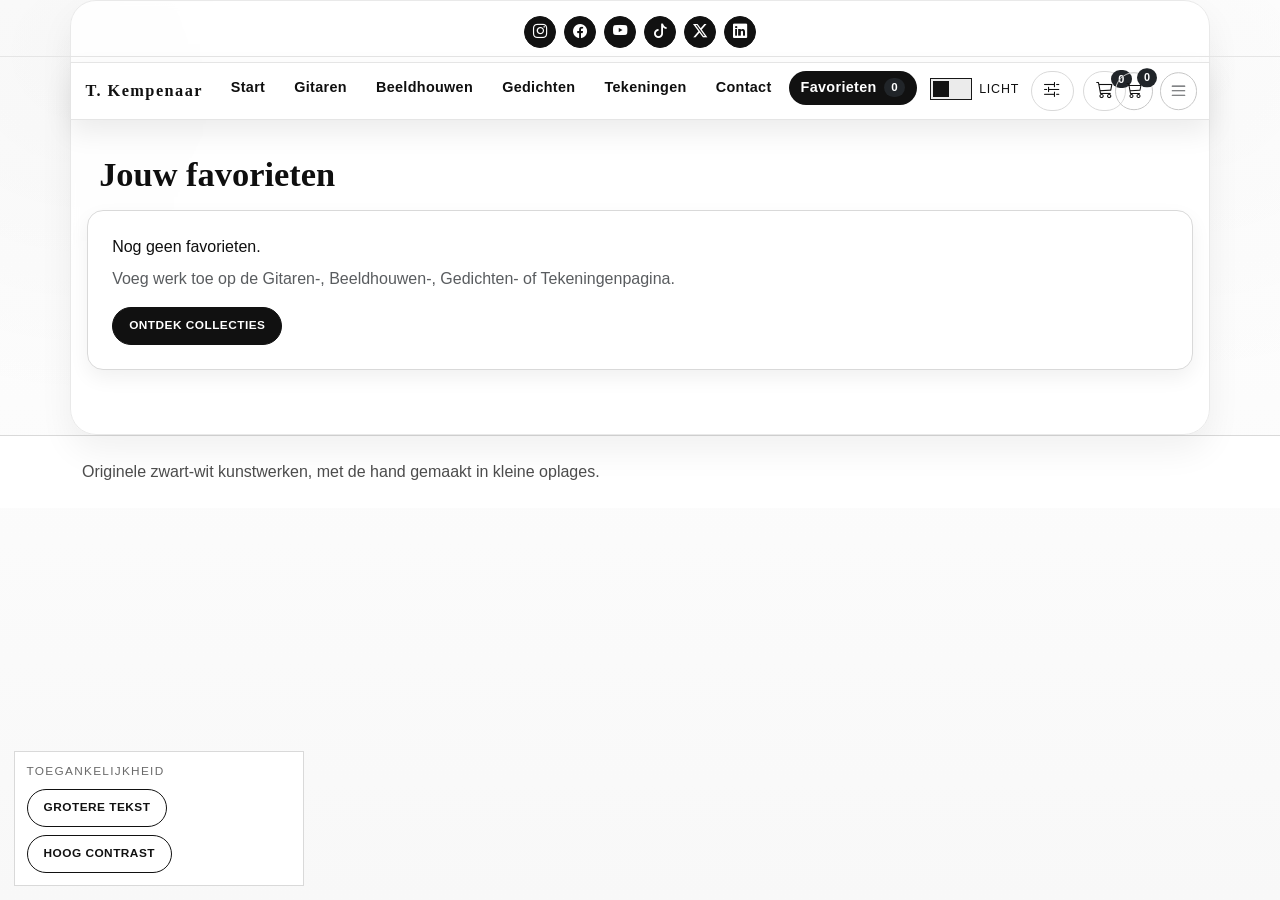
<file: favorites.html>
<!doctype html>
<html lang="nl">
<head>
  <meta charset="UTF-8" />
  <meta name="viewport" content="width=device-width, initial-scale=1" />
  <meta name="description" content="Bekijk en beheer je opgeslagen favoriete kunstwerken en producten van T. Kempenaar." />
  <meta name="theme-color" content="#111111" />
  <link rel="icon" type="image/svg+xml" href="assets/favicon.svg" />
  <title>T. Kempenaar | Favorieten</title>
  <link href="https://cdn.jsdelivr.net/npm/bootstrap@5.3.3/dist/css/bootstrap.min.css" rel="stylesheet" />
  <link href="https://cdn.jsdelivr.net/npm/bootstrap-icons@1.11.3/font/bootstrap-icons.min.css" rel="stylesheet" />
  <link href="assets/css/style.css" rel="stylesheet" />
</head>
<body>
  <nav class="navbar navbar-expand-xl fixed-top">
    <div class="container">
      <a class="navbar-brand brand-font" href="index.html">T. Kempenaar</a>
      <button class="navbar-toggler" type="button" data-bs-toggle="collapse" data-bs-target="#mainNav"><span class="navbar-toggler-icon"></span></button>
      <div class="collapse navbar-collapse" id="mainNav">
        <ul class="navbar-nav ms-auto mb-2 mb-lg-0">
          <li class="nav-item"><a class="nav-link" href="index.html">Start</a></li>
          <li class="nav-item"><a class="nav-link" href="guitars.html">Gitaren</a></li>
          <li class="nav-item"><a class="nav-link" href="beeldhouwen.html">Beeldhouwen</a></li>
          <li class="nav-item"><a class="nav-link" href="poems.html">Gedichten</a></li>
          <li class="nav-item"><a class="nav-link" href="drawings.html">Tekeningen</a></li>
          <li class="nav-item"><a class="nav-link" href="contact.html">Contact</a></li>
          <li class="nav-item"><a class="nav-link active" href="favorites.html">Favorieten <span class="badge text-bg-dark badge-counter js-favorites-count">0</span></a></li>
          <li class="nav-item nav-utility-start"><a class="nav-link nav-icon-link" href="manage.html" aria-label="Beheer" title="Beheer"><i class="bi bi-sliders2" aria-hidden="true"></i></a></li>
          
          <li class="nav-item"><a class="nav-link nav-icon-link" href="cart.html" aria-label="Winkelwagentje" title="Winkelwagen"><i class="bi bi-cart3" aria-hidden="true"></i><span class="badge text-bg-dark badge-counter js-cart-count">0</span></a></li>
        </ul>
      </div>
    </div>
  </nav>

  <main class="container page-shell">
    <p class="mono-title">Opgeslagen</p>
    <h1 class="section-title">Jouw favorieten</h1>
    <div class="row g-4">
      <div class="col-12">
        <div class="row g-4" id="favoritesList"></div>
      </div>
    </div>
  </main>

  <footer class="py-4"><div class="container">Originele zwart-wit kunstwerken, met de hand gemaakt in kleine oplages.</div></footer>
  <script src="https://cdn.jsdelivr.net/npm/bootstrap@5.3.3/dist/js/bootstrap.bundle.min.js"></script>
  <script src="assets/js/app.js"></script>
</body>
</html>
</file>
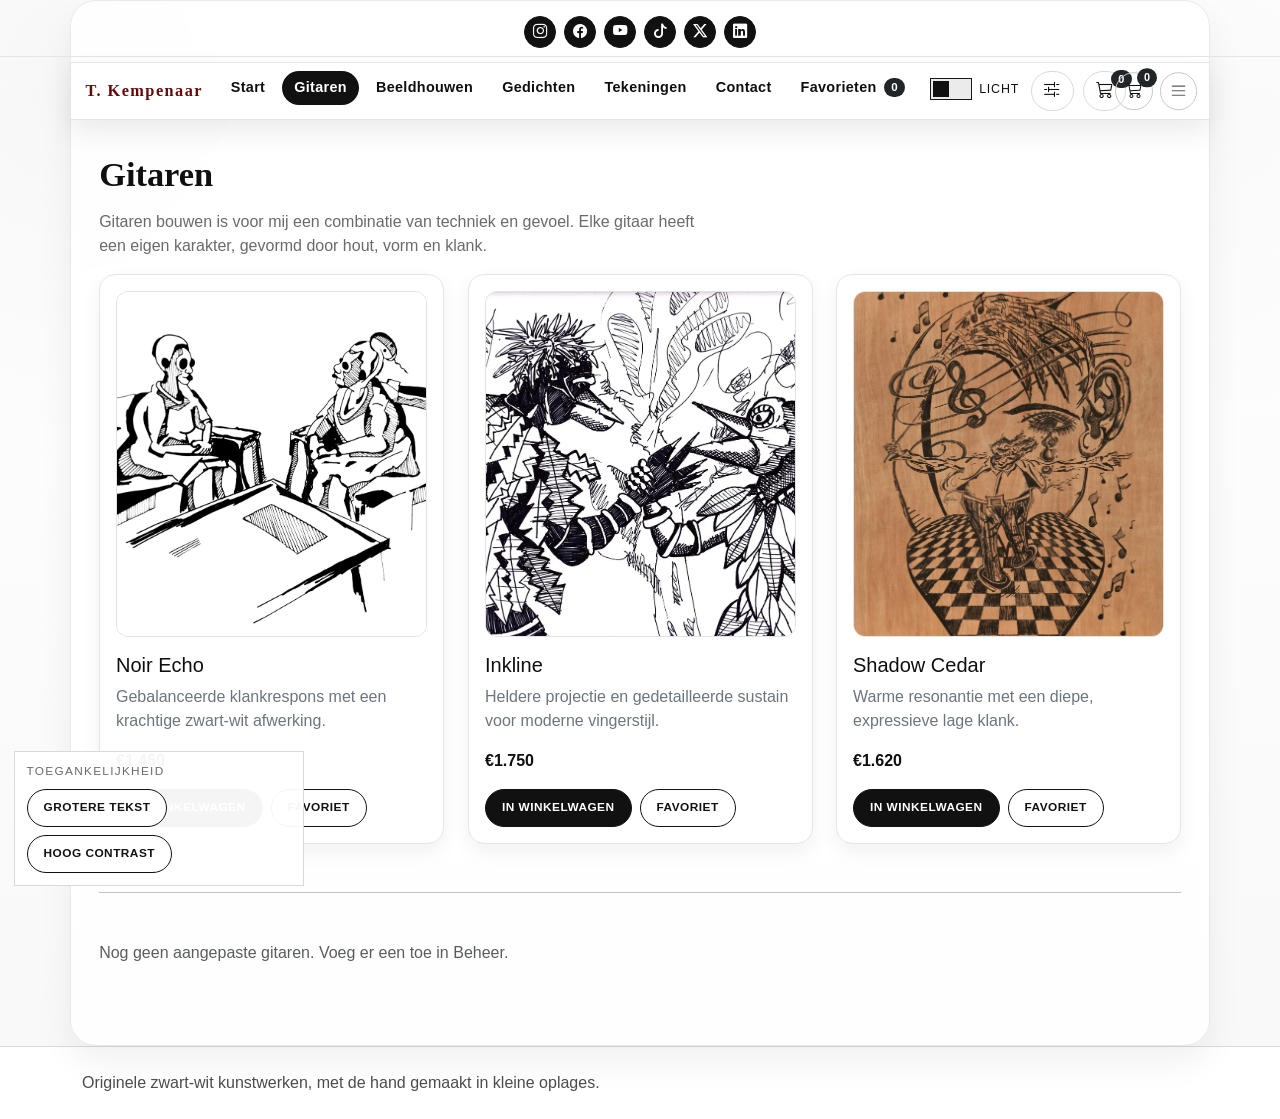
<file: guitars.html>
<!doctype html>
<html lang="nl">
<head>
  <meta charset="UTF-8" />
  <meta name="viewport" content="width=device-width, initial-scale=1" />
  <meta name="description" content="Bekijk handgemaakte gitaren van T. Kempenaar met unieke zwart-wit esthetiek en karaktervolle details." />
  <meta name="theme-color" content="#111111" />
  <link rel="icon" type="image/svg+xml" href="assets/favicon.svg" />
  <title>T. Kempenaar | Handgemaakte gitaren</title>
  <link href="https://cdn.jsdelivr.net/npm/bootstrap@5.3.3/dist/css/bootstrap.min.css" rel="stylesheet" />
  <link href="https://cdn.jsdelivr.net/npm/bootstrap-icons@1.11.3/font/bootstrap-icons.min.css" rel="stylesheet" />
  <link href="assets/css/style.css" rel="stylesheet" />
</head>
<body>
  <nav class="navbar navbar-expand-xl fixed-top">
    <div class="container">
      <a class="navbar-brand brand-font" href="index.html">T. Kempenaar</a>
      <button class="navbar-toggler" type="button" data-bs-toggle="collapse" data-bs-target="#mainNav"><span class="navbar-toggler-icon"></span></button>
      <div class="collapse navbar-collapse" id="mainNav">
        <ul class="navbar-nav ms-auto mb-2 mb-lg-0">
          <li class="nav-item"><a class="nav-link" href="index.html">Start</a></li>
          <li class="nav-item"><a class="nav-link active" href="guitars.html">Gitaren</a></li>
          <li class="nav-item"><a class="nav-link" href="beeldhouwen.html">Beeldhouwen</a></li>
          <li class="nav-item"><a class="nav-link" href="poems.html">Gedichten</a></li>
          <li class="nav-item"><a class="nav-link" href="drawings.html">Tekeningen</a></li>
          <li class="nav-item"><a class="nav-link" href="contact.html">Contact</a></li>
          <li class="nav-item"><a class="nav-link" href="favorites.html">Favorieten <span class="badge text-bg-dark badge-counter js-favorites-count">0</span></a></li>
          <li class="nav-item nav-utility-start"><a class="nav-link nav-icon-link" href="manage.html" aria-label="Beheer" title="Beheer"><i class="bi bi-sliders2" aria-hidden="true"></i></a></li>
          
          <li class="nav-item"><a class="nav-link nav-icon-link" href="cart.html" aria-label="Winkelwagentje" title="Winkelwagen"><i class="bi bi-cart3" aria-hidden="true"></i><span class="badge text-bg-dark badge-counter js-cart-count">0</span></a></li>
        </ul>
      </div>
    </div>
  </nav>

  <main class="container page-shell">
    <p class="mono-title">Winkel</p>
    <h1 class="section-title">Gitaren</h1>
    <p class="section-lead">Gitaren bouwen is voor mij een combinatie van techniek en gevoel. Elke gitaar heeft een eigen karakter, gevormd door hout, vorm en klank.</p>
    <div class="row g-4">
      <div class="col-md-6 col-lg-4">
        <article id="guitar-noir-echo" class="bw-card p-3">
          <img loading="lazy" decoding="async" src="jpg/tekening2.jpg" class="bw-thumb mb-3" alt="Noir Echo Guitar" />
          <h2 class="h5">Noir Echo</h2>
          <p class="text-secondary">Gebalanceerde klankrespons met een krachtige zwart-wit afwerking.</p>
          <p class="fw-bold">€1.450</p>
          <div class="d-flex gap-2">
            <button class="btn btn-bw btn-sm" data-add-cart data-id="guitar-noir-echo" data-type="Guitar" data-title="Noir Echo" data-price="1450" data-image="jpg/tekening2.jpg" data-description="Gebalanceerde klankrespons met een krachtige zwart-wit afwerking.">In winkelwagen</button>
            <button class="btn btn-outline-bw btn-sm" data-add-favorite data-id="guitar-noir-echo" data-type="Guitar" data-title="Noir Echo" data-price="1450" data-image="jpg/tekening2.jpg" data-description="Gebalanceerde klankrespons met een krachtige zwart-wit afwerking.">Favoriet</button>
          </div>
        </article>
      </div>

      <div class="col-md-6 col-lg-4">
        <article id="guitar-inkline" class="bw-card p-3">
          <img loading="lazy" decoding="async" src="jpg/tekening4.jpg" class="bw-thumb mb-3" alt="Inkline Guitar" />
          <h2 class="h5">Inkline</h2>
          <p class="text-secondary">Heldere projectie en gedetailleerde sustain voor moderne vingerstijl.</p>
          <p class="fw-bold">€1.750</p>
          <div class="d-flex gap-2">
            <button class="btn btn-bw btn-sm" data-add-cart data-id="guitar-inkline" data-type="Guitar" data-title="Inkline" data-price="1750" data-image="jpg/tekening4.jpg" data-description="Heldere projectie en gedetailleerde sustain voor moderne vingerstijl.">In winkelwagen</button>
            <button class="btn btn-outline-bw btn-sm" data-add-favorite data-id="guitar-inkline" data-type="Guitar" data-title="Inkline" data-price="1750" data-image="jpg/tekening4.jpg" data-description="Heldere projectie en gedetailleerde sustain voor moderne vingerstijl.">Favoriet</button>
          </div>
        </article>
      </div>

      <div class="col-md-6 col-lg-4">
        <article id="guitar-shadow-cedar" class="bw-card p-3">
          <img loading="lazy" decoding="async" src="jpg/tekening5.jpg" class="bw-thumb mb-3" alt="Shadow Cedar Guitar" />
          <h2 class="h5">Shadow Cedar</h2>
          <p class="text-secondary">Warme resonantie met een diepe, expressieve lage klank.</p>
          <p class="fw-bold">€1.620</p>
          <div class="d-flex gap-2">
            <button class="btn btn-bw btn-sm" data-add-cart data-id="guitar-shadow-cedar" data-type="Guitar" data-title="Shadow Cedar" data-price="1620" data-image="jpg/tekening5.jpg" data-description="Warme resonantie met een diepe, expressieve lage klank.">In winkelwagen</button>
            <button class="btn btn-outline-bw btn-sm" data-add-favorite data-id="guitar-shadow-cedar" data-type="Guitar" data-title="Shadow Cedar" data-price="1620" data-image="jpg/tekening5.jpg" data-description="Warme resonantie met een diepe, expressieve lage klank.">Favoriet</button>
          </div>
        </article>
      </div>
    </div>

    <hr class="my-5">
    <div class="row g-4" id="customGuitarList"></div>
  </main>

  <footer class="py-4"><div class="container">Originele zwart-wit kunstwerken, met de hand gemaakt in kleine oplages.</div></footer>
  <script src="https://cdn.jsdelivr.net/npm/bootstrap@5.3.3/dist/js/bootstrap.bundle.min.js"></script>
  <script src="assets/js/app.js"></script>
</body>
</html>
</file>
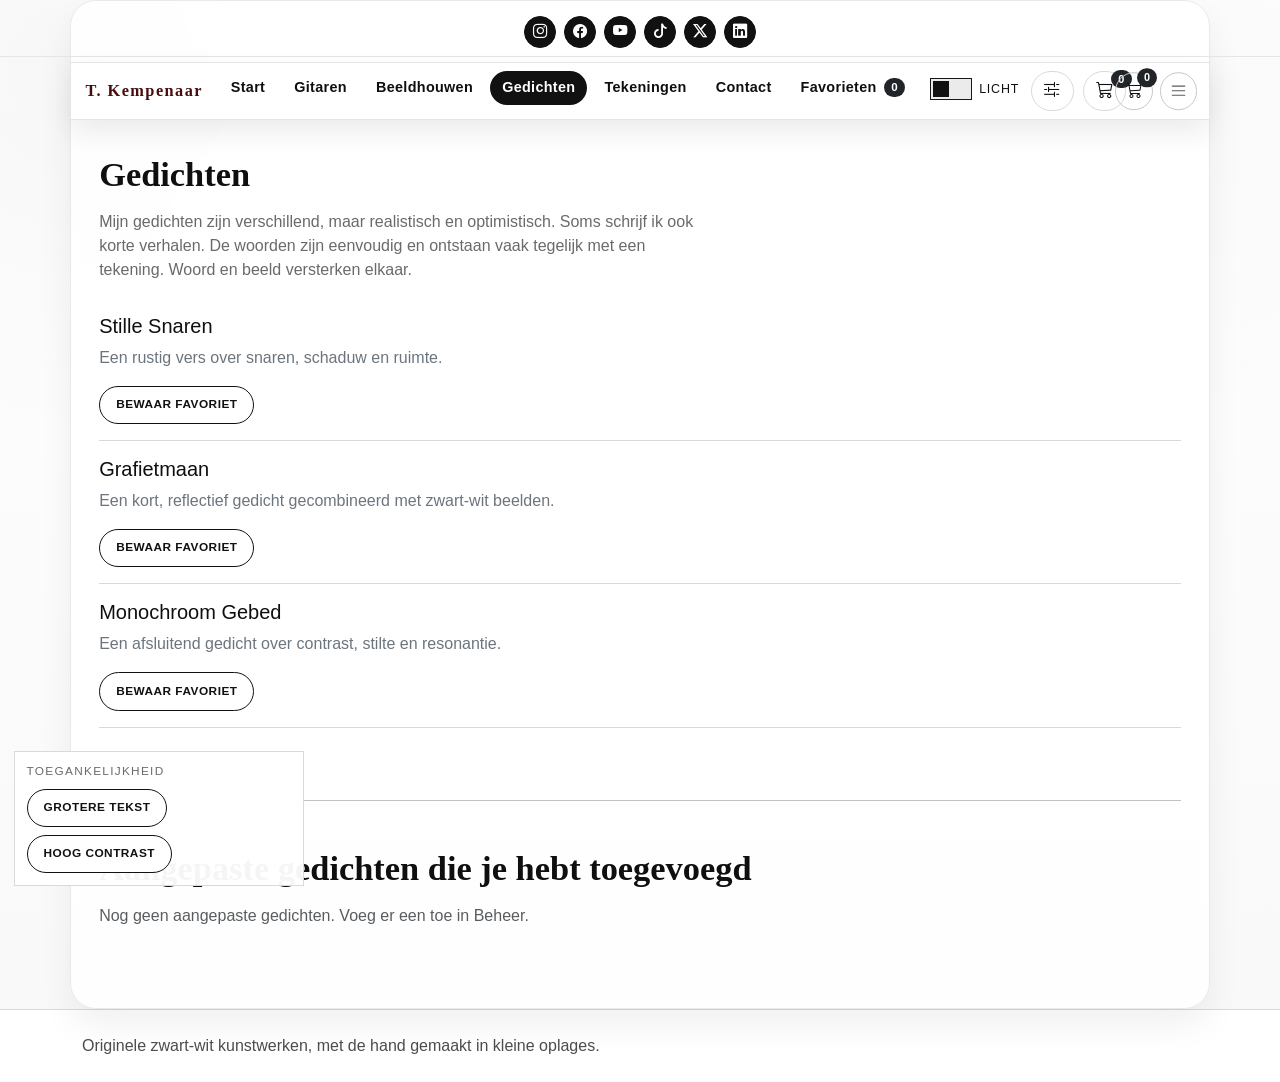
<file: poems.html>
<!doctype html>
<html lang="nl">
<head>
  <meta charset="UTF-8" />
  <meta name="viewport" content="width=device-width, initial-scale=1" />
  <meta name="description" content="Lees originele gedichten van T. Kempenaar en bewaar je favoriete zwart-wit literaire werken." />
  <meta name="theme-color" content="#111111" />
  <link rel="icon" type="image/svg+xml" href="assets/favicon.svg" />
  <title>T. Kempenaar | Gedichten</title>
  <link href="https://cdn.jsdelivr.net/npm/bootstrap@5.3.3/dist/css/bootstrap.min.css" rel="stylesheet" />
  <link href="https://cdn.jsdelivr.net/npm/bootstrap-icons@1.11.3/font/bootstrap-icons.min.css" rel="stylesheet" />
  <link href="assets/css/style.css" rel="stylesheet" />
</head>
<body>
  <nav class="navbar navbar-expand-xl fixed-top">
    <div class="container">
      <a class="navbar-brand brand-font" href="index.html">T. Kempenaar</a>
      <button class="navbar-toggler" type="button" data-bs-toggle="collapse" data-bs-target="#mainNav"><span class="navbar-toggler-icon"></span></button>
      <div class="collapse navbar-collapse" id="mainNav">
        <ul class="navbar-nav ms-auto mb-2 mb-lg-0">
          <li class="nav-item"><a class="nav-link" href="index.html">Start</a></li>
          <li class="nav-item"><a class="nav-link" href="guitars.html">Gitaren</a></li>
          <li class="nav-item"><a class="nav-link" href="beeldhouwen.html">Beeldhouwen</a></li>
          <li class="nav-item"><a class="nav-link active" href="poems.html">Gedichten</a></li>
          <li class="nav-item"><a class="nav-link" href="drawings.html">Tekeningen</a></li>
          <li class="nav-item"><a class="nav-link" href="contact.html">Contact</a></li>
          <li class="nav-item"><a class="nav-link" href="favorites.html">Favorieten <span class="badge text-bg-dark badge-counter js-favorites-count">0</span></a></li>
          <li class="nav-item nav-utility-start"><a class="nav-link nav-icon-link" href="manage.html" aria-label="Beheer" title="Beheer"><i class="bi bi-sliders2" aria-hidden="true"></i></a></li>
          
          <li class="nav-item"><a class="nav-link nav-icon-link" href="cart.html" aria-label="Winkelwagentje" title="Winkelwagen"><i class="bi bi-cart3" aria-hidden="true"></i><span class="badge text-bg-dark badge-counter js-cart-count">0</span></a></li>
        </ul>
      </div>
    </div>
  </nav>

  <main class="container page-shell">
    <p class="mono-title">Woorden</p>
    <h1 class="section-title">Gedichten</h1>
    <p class="section-lead">Mijn gedichten zijn verschillend, maar realistisch en optimistisch. Soms schrijf ik ook korte verhalen. De woorden zijn eenvoudig en ontstaan vaak tegelijk met een tekening. Woord en beeld versterken elkaar.</p>
    <div class="row g-4">
      <div class="col-12">
        <ul class="list-clean mb-4">
          <li id="poem-quiet-strings">
            <h2 class="h5">Stille Snaren</h2>
            <p class="text-secondary">Een rustig vers over snaren, schaduw en ruimte.</p>
            <button class="btn btn-outline-bw btn-sm" data-add-favorite data-id="poem-quiet-strings" data-type="Poem" data-title="Stille Snaren" data-price="0" data-image="jpg/gedicht.jpeg" data-description="Een rustig vers over snaren, schaduw en ruimte.">Bewaar favoriet</button>
          </li>
          <li id="poem-graphite-moon">
            <h2 class="h5">Grafietmaan</h2>
            <p class="text-secondary">Een kort, reflectief gedicht gecombineerd met zwart-wit beelden.</p>
            <button class="btn btn-outline-bw btn-sm" data-add-favorite data-id="poem-graphite-moon" data-type="Poem" data-title="Grafietmaan" data-price="0" data-image="jpg/gedicht.jpeg" data-description="Een kort, reflectief gedicht gecombineerd met zwart-wit beelden.">Bewaar favoriet</button>
          </li>
          <li id="poem-monochrome-prayer">
            <h2 class="h5">Monochroom Gebed</h2>
            <p class="text-secondary">Een afsluitend gedicht over contrast, stilte en resonantie.</p>
            <button class="btn btn-outline-bw btn-sm" data-add-favorite data-id="poem-monochrome-prayer" data-type="Poem" data-title="Monochroom Gebed" data-price="0" data-image="jpg/gedicht.jpeg" data-description="Een afsluitend gedicht over contrast, stilte en resonantie.">Bewaar favoriet</button>
          </li>
        </ul>
      </div>
    </div>
    <hr class="my-5">
    <h2 class="section-title">Aangepaste gedichten die je hebt toegevoegd</h2>
    <div class="row g-4" id="customPoemList"></div>
  </main>

  <footer class="py-4"><div class="container">Originele zwart-wit kunstwerken, met de hand gemaakt in kleine oplages.</div></footer>
  <script src="https://cdn.jsdelivr.net/npm/bootstrap@5.3.3/dist/js/bootstrap.bundle.min.js"></script>
  <script src="assets/js/app.js"></script>
</body>
</html>
</file>
<file: assets/css/style.css>
:root {
  --bg: #ffffff;
  --bg-soft: #fcfcfc;
  --panel: #ffffff;
  --panel-soft: #fafafa;
  --text: #0f0f0f;
  --muted: #6a6a6a;
  --line: #d9d9d9;
  --dark: #111111;
  --light: #ffffff;
  --accent: #111111;
  --radius-sm: 10px;
  --radius-md: 16px;
  --radius-lg: 22px;
  --shadow-soft: 0 10px 30px rgba(17, 17, 17, 0.08);
  --shadow-card: 0 8px 20px rgba(17, 17, 17, 0.06);
  --anchor-offset: 11rem;
  --page-shell-top-padding: 9.6rem;
}

* {
  box-sizing: border-box;
}

body {
  margin: 0;
  color: var(--text);
  font-family: "Suisse Intl", "Helvetica Neue", Helvetica, Arial, sans-serif;
  line-height: 1.5;
  min-height: 100vh;
  background:
    radial-gradient(circle at 6% 6%, rgba(0, 0, 0, 0.03) 0, rgba(0, 0, 0, 0) 24%),
    radial-gradient(circle at 94% 8%, rgba(0, 0, 0, 0.02) 0, rgba(0, 0, 0, 0) 22%),
    linear-gradient(180deg, #ffffff 0%, #fbfbfb 60%, #f8f8f8 100%);
}

html {
  scroll-padding-top: var(--anchor-offset);
}

:focus-visible {
  outline: 3px solid #1f66ff;
  outline-offset: 2px;
}

.skip-link {
  position: fixed;
  top: 0.5rem;
  left: 0.5rem;
  z-index: 2000;
  background: #111;
  color: #fff;
  border: 1px solid #fff;
  padding: 0.55rem 0.75rem;
  text-decoration: none;
  transform: translateY(-160%);
}

.skip-link:focus {
  transform: translateY(0);
}

.a11y-widget {
  position: fixed;
  left: 0.9rem;
  bottom: 0.9rem;
  z-index: 1050;
  background: rgba(255, 255, 255, 0.96);
  border: 1px solid var(--line);
  padding: 0.7rem;
  max-width: min(92vw, 290px);
}

.a11y-title {
  font-size: 0.74rem;
  text-transform: uppercase;
  letter-spacing: 0.08rem;
  color: var(--muted);
}

.brand-font {
  font-family: "Iowan Old Style", "Times New Roman", serif;
  letter-spacing: 0.09rem;
  font-weight: 700;
  font-size: 1.02rem;
  line-height: 1;
  transition: color 120ms linear;
  display: inline-block !important;
  visibility: visible !important;
  opacity: 1 !important;
}

.navbar {
  background: transparent;
  border-bottom: 0;
  padding-top: 0.58rem;
  padding-bottom: 0.48rem;
  display: block;
}

.social-topbar {
  border-bottom: 1px solid #e5e5e5;
  padding: 0.42rem 0 0.48rem;
  margin-bottom: 0.35rem;
  display: block;
  width: 100%;
  clear: both;
}

.social-topbar-inner {
  display: flex;
  align-items: center;
  justify-content: center;
  gap: 0.5rem;
  flex-wrap: wrap;
  width: min(1320px, calc(100vw - 2rem));
  margin-left: auto;
  margin-right: auto;
}

.social-link {
  width: 32px;
  height: 32px;
  border-radius: 999px;
  display: inline-flex;
  align-items: center;
  justify-content: center;
  text-decoration: none;
  border: 1px solid #111;
  background: #111;
  color: #fff;
  font-size: 0.9rem;
  transition: transform 0.18s ease, box-shadow 0.18s ease, background-color 0.2s ease, color 0.2s ease;
}

.social-link:hover,
.social-link:focus-visible {
  transform: translateY(-1px);
  box-shadow: 0 8px 16px rgba(0, 0, 0, 0.16);
}

.navbar .container {
  background: rgba(255, 255, 255, 0.82);
  -webkit-backdrop-filter: blur(12px);
  backdrop-filter: blur(12px);
  border: 1px solid #e5e5e5;
  border-radius: 0;
  box-shadow: 0 12px 28px rgba(0, 0, 0, 0.08);
  padding: 0.46rem 0.9rem;
  width: min(1320px, calc(100vw - 2rem));
  margin-left: auto;
  margin-right: auto;
}

.navbar .navbar-collapse {
  justify-content: center;
}

.navbar .navbar-nav {
  margin-left: 0 !important;
  margin-right: 0 !important;
  justify-content: center;
  width: 100%;
  gap: 0.34rem;
}

.navbar .navbar-nav .nav-utility-start {
  margin-left: 0.25rem;
}

.navbar .navbar-nav > .nav-theme-item + .nav-utility-start,
.navbar .navbar-nav > .nav-utility-start + .nav-item {
  margin-left: 0.25rem;
}

@media (min-width: 1200px) {
  .navbar .container {
    display: grid;
    grid-template-columns: 1fr auto 1fr;
    align-items: center;
    min-height: 52px;
    overflow: visible;
  }

  .navbar .navbar-brand {
    position: static;
    transform: none;
    justify-self: start;
  }

  .navbar .navbar-toggler {
    justify-self: end;
  }

  .navbar .navbar-collapse {
    grid-column: 2;
    width: auto;
    justify-content: center;
  }

  .navbar .navbar-nav {
    width: max-content;
    margin-left: auto !important;
    margin-right: auto !important;
    flex-wrap: nowrap;
  }
}

.nav-link {
  color: var(--text) !important;
  font-weight: 600;
  letter-spacing: 0.02rem;
  font-size: 0.9rem;
  border-radius: 999px;
  padding: 0.4rem 0.74rem !important;
  transition: background-color 0.2s ease, color 0.2s ease;
}

.nav-link:hover,
.nav-link:focus-visible {
  background: #efefef;
  text-decoration: none;
}

.nav-link .bi {
  vertical-align: -0.08em;
}

.nav-utility-start {
  margin-left: auto;
}

.nav-icon-link {
  position: relative;
  display: inline-flex;
  align-items: center;
  justify-content: center;
  min-width: 2.25rem;
  min-height: 2.1rem;
  padding-left: 0.62rem;
  padding-right: 0.62rem;
  font-size: 1.08rem;
  border: 1px solid #d9d9d9;
  border-radius: 999px;
  background: #ffffff;
  color: var(--text) !important;
  transition: background-color 0.2s ease, transform 0.2s ease, box-shadow 0.2s ease;
}

.nav-icon-link:hover,
.nav-icon-link:focus-visible {
  background: #f2f2f2;
  transform: translateY(-1px);
  box-shadow: 0 6px 14px rgba(0, 0, 0, 0.1);
}

.nav-icon-link .badge-counter {
  position: absolute;
  top: -0.52rem;
  right: -0.42rem;
  margin-left: 0;
}

.navbar a[href="cart.html"].nav-icon-link {
  margin-left: 0.25rem;
}

.navbar-toggler {
  border: 1px solid #c6c6c6;
  border-radius: 999px;
  padding: 0.26rem 0.58rem;
}

.mobile-cart-shortcut {
  display: none;
}

.navbar-toggler:focus {
  box-shadow: none;
}

.nav-theme-item {
  display: flex;
  align-items: center;
  margin-left: 0.9rem;
}

.theme-switch {
  display: inline-flex;
  align-items: center;
  gap: 0.45rem;
  cursor: pointer;
  user-select: none;
  margin-left: 0.2rem;
  font-size: 0.78rem;
  text-transform: uppercase;
  letter-spacing: 0.05rem;
  color: var(--text);
}

.theme-switch input {
  position: absolute;
  width: 1px;
  height: 1px;
  opacity: 0;
  pointer-events: none;
}

.theme-switch-track {
  width: 42px;
  height: 22px;
  border: 1px solid #171717;
  background: #ebebeb;
  position: relative;
  transition: background 0.2s ease;
}

.theme-switch-knob {
  width: 16px;
  height: 16px;
  background: #111;
  position: absolute;
  top: 2px;
  left: 2px;
  transition: transform 0.2s ease, background 0.2s ease;
}

.theme-switch input:checked + .theme-switch-track .theme-switch-knob {
  transform: translateX(20px);
}

.theme-switch input:focus-visible + .theme-switch-track {
  outline: 2px solid #2a69ff;
  outline-offset: 2px;
}

.theme-switch-text {
  min-width: 42px;
}

.nav-link.active {
  font-weight: 700;
  background: #111;
  color: #fff !important;
  text-decoration: none;
}

.hero {
  border: 1px solid #e6e6e6;
  border-radius: var(--radius-lg);
  background:
    radial-gradient(circle at 100% 0%, rgba(0, 0, 0, 0.05), rgba(0, 0, 0, 0) 38%),
    linear-gradient(180deg, #ffffff 0%, #f8f8f8 100%);
  box-shadow: var(--shadow-soft);
  animation: soft-enter 0.5s ease both;
}

.hero-fullscreen {
  position: relative;
  isolation: isolate;
  overflow: hidden;
  border: 0;
  border-radius: 0;
  width: 100vw;
  margin-left: calc(50% - 50vw);
  margin-right: calc(50% - 50vw);
  min-height: calc(100vh - var(--page-shell-top-padding));
  height: calc(100vh - var(--page-shell-top-padding));
  display: flex;
  flex-direction: column;
  justify-content: center;
  align-items: flex-start;
  padding: clamp(1.5rem, 4vw, 4rem) clamp(1.2rem, 4vw, 5rem) !important;
  background-position: center center;
  background-color: #f5f5f5;
}

@supports (height: 100dvh) {
  .hero-fullscreen {
    min-height: calc(100dvh - var(--page-shell-top-padding));
    height: calc(100dvh - var(--page-shell-top-padding));
  }
}

@supports (height: 100svh) {
  .hero-fullscreen {
    min-height: calc(100svh - var(--page-shell-top-padding));
    height: calc(100svh - var(--page-shell-top-padding));
  }
}

.hero-banner-image {
  position: absolute;
  inset: 0;
  display: block;
  width: 100%;
  height: 100%;
  min-width: 100%;
  min-height: 100%;
  object-fit: cover;
  object-position: 50% 50%;
  filter: grayscale(6%) contrast(102%);
  z-index: 0;
}

@media (max-width: 991.98px) {
  .hero-fullscreen {
    min-height: calc(100vh - var(--page-shell-top-padding));
    height: calc(100vh - var(--page-shell-top-padding));
  }
}

@supports (height: 100dvh) {
  @media (max-width: 991.98px) {
    .hero-fullscreen {
      min-height: calc(100dvh - var(--page-shell-top-padding));
      height: calc(100dvh - var(--page-shell-top-padding));
    }
  }
}

@media (min-width: 1200px) and (max-width: 1399.98px) {
  .navbar .container {
    position: relative;
    padding-right: 6.25rem;
  }

  .navbar .navbar-collapse {
    justify-content: flex-start;
  }

  .navbar .navbar-nav {
    width: 100%;
    justify-content: flex-start;
    gap: 0.34rem;
  }

  .navbar .navbar-toggler {
    position: absolute;
    right: 0.72rem;
    top: 50%;
    transform: translateY(-50%);
    z-index: 3;
    width: 2.35rem;
    height: 2.35rem;
    display: inline-flex;
    align-items: center;
    justify-content: center;
  }

  .mobile-cart-shortcut {
    display: inline-flex !important;
    align-items: center;
    justify-content: center;
    position: absolute;
    right: calc(0.72rem + 2.35rem + 0.45rem);
    top: 50%;
    transform: translateY(-50%);
    margin-left: 0;
    z-index: 4;
    border: 1px solid #c6c6c6;
    background: transparent;
    color: #111 !important;
    border-radius: 999px;
    width: 2.35rem;
    height: 2.35rem;
    padding: 0.26rem 0.58rem;
    text-decoration: none;
    box-shadow: none;
  }

  .mobile-cart-shortcut .bi {
    font-size: 1rem;
  }

  .mobile-cart-shortcut .js-cart-count {
    position: absolute;
    top: -0.28rem;
    right: -0.34rem;
    min-width: 1.18rem;
    height: 1.18rem;
    font-size: 0.68rem;
    display: inline-flex;
    align-items: center;
    justify-content: center;
  }

  .mobile-cart-shortcut.is-menu-open {
    display: none !important;
  }
}

.hero-fullscreen::before {
  content: "";
  position: absolute;
  inset: 0;
  z-index: 1;
  background: linear-gradient(105deg, rgba(0, 0, 0, 0.36) 0%, rgba(0, 0, 0, 0.2) 45%, rgba(0, 0, 0, 0.06) 100%);
}

.hero-content {
  position: absolute;
  left: clamp(1.2rem, 4vw, 5rem);
  right: clamp(1.2rem, 4vw, 5rem);
  top: 50%;
  transform: translateY(-50%);
  z-index: 2;
  max-width: min(92vw, 740px);
}

.hero-fullscreen h1,
.hero-fullscreen .hero-subtitle {
  color: #ffffff;
  text-shadow:
    0 2px 6px rgba(0, 0, 0, 0.55),
    0 8px 24px rgba(0, 0, 0, 0.45);
  background: transparent;
  border: 0;
  padding: 0;
  display: block;
}

.hero-fullscreen h1 {
  animation: hero-fade-up 0.7s ease 0.12s both;
}

.hero h1 {
  font-family: "Iowan Old Style", "Times New Roman", serif;
  font-size: clamp(2rem, 5vw, 4.4rem);
  line-height: 1.06;
  letter-spacing: 0.01em;
}

.hero-subtitle {
  font-family: "Iowan Old Style", "Times New Roman", serif;
  font-style: italic;
  font-weight: 500;
  letter-spacing: 0.01em;
  animation: hero-fade-up 0.7s ease 0.24s both;
}

.hero-actions {
  display: flex;
  gap: 0.7rem;
  flex-wrap: wrap;
  animation: hero-fade-up 0.7s ease 0.36s both;
}

.hero-actions .btn-bw,
.hero-actions .btn-outline-bw {
  min-width: 210px;
  min-height: 44px;
  display: inline-flex;
  align-items: center;
  justify-content: center;
}

@keyframes hero-fade-up {
  from {
    opacity: 0;
    transform: translateY(16px);
  }
  to {
    opacity: 1;
    transform: translateY(0);
  }
}

@media (prefers-reduced-motion: reduce) {
  .hero-fullscreen h1,
  .hero-fullscreen .hero-subtitle,
  .hero-fullscreen .hero-actions {
    animation: none !important;
  }
}

.mono-title {
  display: none !important;
}

.section-title {
  font-family: "Iowan Old Style", "Times New Roman", serif;
  font-size: clamp(1.35rem, 3vw, 2.15rem);
  line-height: 1.14;
  font-weight: 700;
  margin-bottom: 1rem;
}

.section-lead {
  color: var(--muted);
  margin-bottom: 1rem;
  max-width: 68ch;
}

#homeArtist .section-title {
  text-align: center;
}

#homeArtist .section-lead {
  max-width: 70ch;
  margin-left: auto;
  margin-right: auto;
  text-align: left;
}

.quick-jump {
  display: flex;
  flex-wrap: wrap;
  gap: 0.55rem;
}

.quick-jump-link {
  border: 1px solid #dfdfdf;
  color: var(--text);
  text-decoration: none;
  padding: 0.52rem 0.82rem;
  border-radius: 999px;
  background: #fff;
  font-size: 0.84rem;
  letter-spacing: 0.02rem;
  font-weight: 600;
  transition: background-color 0.2s ease, color 0.2s ease, transform 0.2s ease;
}

.quick-jump-link:hover {
  background: #111;
  color: #fff;
  transform: translateY(-1px);
}

.bw-card {
  border: 1px solid #e5e5e5;
  border-radius: var(--radius-md);
  background: var(--panel);
  transition: transform 0.22s ease, box-shadow 0.22s ease;
  height: 100%;
  box-shadow: var(--shadow-card);
  animation: soft-enter 0.45s ease both;
}

.bw-card:hover {
  transform: translateY(-4px);
  box-shadow: 0 16px 30px rgba(0, 0, 0, 0.1);
}

.bw-thumb {
  width: 100%;
  height: 346px;
  object-fit: cover;
  filter: none;
  border-radius: 12px;
  border: 1px solid #e2e2e2;
}

.btn-bw,
.btn-outline-bw {
  border-radius: 999px;
  font-weight: 700;
  letter-spacing: 0.03rem;
  text-transform: uppercase;
  font-size: 0.74rem;
  padding: 0.58rem 1rem;
  transition: transform 0.18s ease, box-shadow 0.18s ease, background-color 0.2s ease, color 0.2s ease;
}

.btn-bw {
  background: var(--dark);
  color: var(--light);
  border: 1px solid var(--dark);
}

.btn-bw:hover {
  background: #2a2a2a;
  color: var(--light);
  box-shadow: 0 8px 16px rgba(17, 17, 17, 0.22);
  transform: translateY(-1px);
}

.btn-outline-bw {
  background: #ffffff;
  color: var(--dark);
  border: 1px solid var(--dark);
}

.btn-outline-bw:hover {
  background: var(--dark);
  color: var(--light);
  transform: translateY(-1px);
}

.btn[aria-pressed="true"] {
  background: var(--dark);
  color: var(--light);
}

.metric-box {
  border: 1px solid var(--line);
  border-radius: var(--radius-md);
  background: var(--panel);
  box-shadow: var(--shadow-card);
}

.page-shell {
  padding-top: var(--page-shell-top-padding);
  padding-bottom: 4rem;
  padding-left: clamp(1rem, 2.2vw, 1.8rem);
  padding-right: clamp(1rem, 2.2vw, 1.8rem);
  background: rgba(255, 255, 255, 0.84);
  -webkit-backdrop-filter: blur(4px);
  backdrop-filter: blur(4px);
  border: 1px solid #e9e9e9;
  border-radius: calc(var(--radius-lg) + 4px);
  box-shadow: 0 16px 34px rgba(0, 0, 0, 0.06);
}

@supports not ((-webkit-backdrop-filter: blur(1px)) or (backdrop-filter: blur(1px))) {
  .navbar .container {
    background: rgba(255, 255, 255, 0.96);
  }

  .page-shell {
    background: rgba(255, 255, 255, 0.97);
  }
}

.page-shell > section:not(.quick-jump):not(.hero) {
  background: #ffffff;
  border: 1px solid #ebebeb;
  border-radius: var(--radius-md);
  padding: clamp(1.1rem, 2.4vw, 1.65rem);
  margin-bottom: clamp(1.1rem, 2.2vw, 1.6rem);
  box-shadow: var(--shadow-card);
}

.page-shell > section:not(.quick-jump):not(.hero):last-child {
  margin-bottom: 0;
}

.list-clean {
  list-style: none;
  padding: 0;
  margin: 0;
}

.list-clean li {
  border-bottom: 1px solid var(--line);
  padding: 1rem 0;
}

footer {
  border-top: 1px solid var(--line);
  color: #4d4d4d;
  background: #ffffff;
}

.badge-counter {
  position: relative;
  top: -0.55rem;
  margin-left: 0.2rem;
  border-radius: 999px;
  line-height: 1;
  font-variant-numeric: tabular-nums;
}

.navbar .js-favorites-count {
  position: static;
  margin-left: 0.45rem;
  transform: none;
  font-size: 0.72rem;
  min-width: 1.2rem;
  height: 1.2rem;
  display: inline-flex;
  align-items: center;
  justify-content: center;
  text-align: center;
  vertical-align: middle;
  flex-shrink: 0;
}

.navbar .nav-icon-link .js-cart-count {
  top: -0.1rem;
  font-size: 0.68rem;
  min-width: 1.15rem;
  line-height: 1;
  text-align: center;
}

.navbar .nav-icon-link .js-cart-count.is-has-items {
  background: #c1121f !important;
  color: #ffffff !important;
}

.navbar a[href="favorites.html"] {
  display: inline-flex;
  align-items: center;
  white-space: nowrap;
}

.checkout-panel,
.contact-panel {
  border: 1px solid var(--line);
  border-radius: var(--radius-md);
  background: #ffffff;
  box-shadow: var(--shadow-card);
}

.form-control,
.form-select {
  border-radius: var(--radius-sm);
  border: 1px solid #bdbdbd;
  background: #ffffff;
  padding: 0.64rem 0.76rem;
}

.form-control:focus,
.form-select:focus {
  box-shadow: none;
  border-color: #222;
}

.home-product-link {
  text-decoration: none;
  color: inherit;
}

.home-category-link {
  text-decoration: none;
  color: inherit;
}

.home-product-card {
  min-height: 100%;
}

.home-featured-grid {
  display: grid;
  gap: 1.5rem;
}

.home-featured-grid--full {
  grid-template-columns: repeat(auto-fit, minmax(220px, 1fr));
}

.home-featured-col {
  min-width: 0;
}

section[id],
article[id],
li[id] {
  scroll-margin-top: var(--anchor-offset);
}

.home-products-carousel {
  border: 1px solid var(--line);
  border-radius: var(--radius-md);
  padding: 1rem;
  background: #ffffff;
  box-shadow: var(--shadow-card);
}

.scroll-top-btn {
  position: fixed;
  right: 1rem;
  bottom: 1rem;
  z-index: 1100;
  border: 1px solid #111;
  background: #111;
  color: #fff;
  width: 44px;
  height: 44px;
  border-radius: 999px;
  display: inline-flex;
  align-items: center;
  justify-content: center;
  opacity: 0;
  pointer-events: none;
  transform: translateY(12px);
  transition: opacity 0.2s ease, transform 0.2s ease;
  box-shadow: 0 10px 24px rgba(0, 0, 0, 0.18);
}

.scroll-top-btn.is-visible {
  opacity: 1;
  pointer-events: auto;
  transform: translateY(0);
}

.home-products-carousel .carousel-control-prev,
.home-products-carousel .carousel-control-next {
  width: 2.8rem;
}

.home-products-carousel .carousel-control-prev-icon,
.home-products-carousel .carousel-control-next-icon {
  background-color: #111;
  border-radius: 999px;
  background-size: 55%;
  padding: 1.1rem;
}

.review-mini-card {
  border: 1px solid var(--line);
  background: var(--panel);
  border-radius: var(--radius-md);
  height: 100%;
  box-shadow: var(--shadow-card);
}

.review-mini-stars {
  font-size: 0.86rem;
  letter-spacing: 0.06rem;
  color: #976100;
}

.review-mini-text {
  color: var(--text);
  font-size: 0.95rem;
  line-height: 1.5;
  overflow-wrap: anywhere;
  word-break: break-word;
  hyphens: auto;
}

.review-mini-text.is-collapsed {
  position: relative;
  display: -webkit-box;
  -webkit-line-clamp: 4;
  -webkit-box-orient: vertical;
  overflow: hidden;
}

.review-mini-text.is-collapsed::after {
  content: "";
  position: absolute;
  left: 0;
  right: 0;
  bottom: 0;
  height: 1.4em;
  pointer-events: none;
  background: linear-gradient(to bottom, rgba(255, 255, 255, 0), var(--panel));
}

.review-mini-meta {
  color: var(--muted);
  font-size: 0.82rem;
  overflow-wrap: anywhere;
  word-break: break-word;
}

.review-mini-toggle {
  margin-top: 0.35rem;
  padding: 0;
  border: 0;
  background: transparent;
  color: #1749b5;
  font-size: 0.84rem;
  font-weight: 700;
  text-decoration: underline;
  text-underline-offset: 0.14rem;
}

.review-average {
  color: var(--text);
  font-weight: 600;
  letter-spacing: 0.01rem;
}

.review-add-wrap {
  display: flex;
  justify-content: flex-end;
}

.review-modal {
  position: fixed;
  inset: 0;
  z-index: 1200;
  display: none;
}

.review-modal.is-open {
  display: block;
}

.review-modal-backdrop {
  position: absolute;
  inset: 0;
  background: rgba(0, 0, 0, 0.45);
}

.review-modal-panel {
  position: relative;
  width: min(720px, calc(100vw - 2rem));
  max-height: calc(100vh - 2rem);
  overflow: auto;
  margin: 1rem auto;
  padding: 1rem;
  background: var(--panel);
  border: 1px solid var(--line);
  border-radius: var(--radius-lg);
  box-shadow: var(--shadow-soft);
}

body.review-modal-open {
  overflow: hidden;
}

.form-control.is-invalid,
.form-select.is-invalid {
  border-color: #b3162d;
  box-shadow: 0 0 0 2px rgba(179, 22, 45, 0.15);
}

.image-drop-zone {
  border: 1px dashed #7a7a7a;
  border-radius: var(--radius-md);
  background: #fcfcfc;
  padding: 1rem;
  text-align: center;
  cursor: pointer;
}

.image-drop-zone.is-drag-over {
  background: #f3f3f3;
  border-color: #111;
}

.image-drop-preview {
  margin-top: 0.5rem;
  max-height: 220px;
  width: auto;
  max-width: 100%;
  object-fit: cover;
  object-position: 50% 50%;
  filter: none;
  border: 1px solid var(--line);
  border-radius: var(--radius-sm);
}

#manageHomeBannerPreview {
  width: 100%;
  max-width: 100%;
  height: auto;
  aspect-ratio: 16 / 9;
  cursor: grab;
}

#manageHomeBannerPreview.is-dragging {
  cursor: grabbing;
}

.manage-thumb {
  width: 58px;
  height: 58px;
  object-fit: cover;
  filter: none;
  border: 1px solid var(--line);
  border-radius: var(--radius-sm);
}

.sales-pie-wrap {
  display: flex;
  justify-content: center;
  align-items: center;
}

.sales-pie {
  width: 180px;
  height: 180px;
  border-radius: 50%;
  border: 1px solid #bdbdbd;
  background: #f2f2f2;
}

.table {
  --bs-table-bg: transparent;
}

.alert-success {
  border-radius: 0;
  border: 1px solid #c9c9c9;
}

@keyframes soft-enter {
  from {
    opacity: 0;
    transform: translateY(8px);
  }

  to {
    opacity: 1;
    transform: translateY(0);
  }
}

@media (max-width: 991.98px) {
  :root {
    --anchor-offset: 9.75rem;
    --page-shell-top-padding: 8.8rem;
  }

  .navbar .navbar-collapse {
    justify-content: flex-start;
  }

  .navbar .navbar-nav {
    width: 100%;
    justify-content: flex-start;
    align-items: flex-start;
  }

  .navbar .container {
    border-radius: 0;
    padding: 0.5rem 0.72rem;
    overflow: visible;
    min-height: 3.3rem;
  }

  .navbar .container {
    position: relative;
    padding-right: 6.25rem;
  }

  .navbar .navbar-toggler {
    position: absolute;
    right: 0.72rem;
    top: 50%;
    transform: translateY(-50%);
    z-index: 3;
    width: 2.35rem;
    height: 2.35rem;
    display: inline-flex;
    align-items: center;
    justify-content: center;
  }

  .mobile-cart-shortcut {
    display: inline-flex !important;
    align-items: center;
    justify-content: center;
    position: absolute;
    right: calc(0.72rem + 2.35rem + 0.45rem);
    top: 50%;
    transform: translateY(-50%);
    margin-left: 0;
    z-index: 4;
    border: 1px solid #c6c6c6;
    background: transparent;
    color: #111 !important;
    border-radius: 999px;
    width: 2.35rem;
    height: 2.35rem;
    padding: 0.26rem 0.58rem;
    text-decoration: none;
    box-shadow: none;
  }

  .mobile-cart-shortcut .bi {
    font-size: 1rem;
  }

  .mobile-cart-shortcut .js-cart-count {
    position: absolute;
    top: -0.28rem;
    right: -0.34rem;
    min-width: 1.18rem;
    height: 1.18rem;
    font-size: 0.68rem;
    display: inline-flex;
    align-items: center;
    justify-content: center;
  }

  .mobile-cart-shortcut.is-menu-open {
    display: none !important;
  }

  .navbar-collapse {
    margin-top: 0.65rem;
    padding-top: 0.7rem;
    padding-bottom: 0.7rem;
    border-top: 1px solid #e3e3e3;
  }

  .navbar .nav-link,
  .navbar .navbar-nav > .nav-item {
    margin-bottom: 0;
  }

  .navbar .navbar-collapse .navbar-nav > .nav-item {
    width: 100%;
  }

  .navbar .navbar-nav {
    gap: 0.45rem;
  }

  .nav-utility-start {
    margin-left: 0.25rem;
  }

  .nav-theme-item {
    margin-left: 0.25rem;
  }

  .navbar .navbar-nav > .nav-theme-item + .nav-utility-start,
  .navbar .navbar-nav > .nav-utility-start + .nav-item {
    margin-left: 0;
    margin-top: 0.25rem;
  }

  .navbar .navbar-collapse .nav-item:has(> a[href="cart.html"].nav-icon-link) {
    margin-left: 0;
    width: 100%;
  }

  .navbar .navbar-collapse a[href="cart.html"].nav-icon-link {
    display: inline-flex;
    margin-left: 0;
  }

  .bw-thumb {
    height: 304px;
  }
}

@media (max-width: 575.98px) {
  .brand-font {
    letter-spacing: 0.11rem;
    font-size: 0.96rem;
  }

  .section-title {
    font-size: 1.74rem;
  }

  .btn-bw,
  .btn-outline-bw {
    width: 100%;
  }

  .hero-actions .btn-bw,
  .hero-actions .btn-outline-bw {
    width: auto;
    min-width: 210px;
  }

  .d-flex.gap-2 {
    flex-wrap: wrap;
  }

  .quick-jump-link {
    flex: 1 1 calc(50% - 0.55rem);
    text-align: center;
  }

  .review-modal-panel {
    width: calc(100vw - 1rem);
    margin: 0.5rem auto;
    padding: 0.8rem;
  }

  .review-add-wrap {
    justify-content: stretch;
  }

  .review-add-wrap .btn {
    width: 100%;
  }

  .review-mini-card {
    padding: 0.75rem;
  }

  .a11y-widget {
    left: 0.55rem;
    bottom: 0.55rem;
    padding: 0.45rem 0.5rem;
    max-width: min(64vw, 195px);
    transform: scale(0.92);
    transform-origin: left bottom;
  }

  .a11y-title {
    font-size: 0.62rem;
    letter-spacing: 0.05rem;
    margin-bottom: 0.35rem !important;
  }

  .a11y-widget .btn {
    font-size: 0.66rem;
    padding: 0.34rem 0.5rem;
    line-height: 1.15;
  }

  .navbar a[href="cart.html"].nav-icon-link,
  .mobile-cart-shortcut {
    background: #ffffff;
    color: #111 !important;
    border: 1px solid #d9d9d9;
    border-radius: 999px;
    min-width: 2.25rem;
    min-height: 2.1rem;
    padding-left: 0.62rem;
    padding-right: 0.62rem;
    box-shadow: 0 6px 14px rgba(0, 0, 0, 0.1);
  }

  .navbar a[href="cart.html"].nav-icon-link .bi,
  .mobile-cart-shortcut .bi {
    font-size: 1.18rem;
  }

  .navbar a[href="cart.html"].nav-icon-link .js-cart-count,
  .mobile-cart-shortcut .js-cart-count {
    top: -0.25rem;
    right: -0.36rem;
    min-width: 1.26rem;
    height: 1.26rem;
    font-size: 0.72rem;
    font-weight: 700;
  }
}

@media (max-width: 1399.98px) {
  .navbar .navbar-collapse .nav-theme-item {
    margin-bottom: 4px;
  }

  .navbar .navbar-collapse .nav-theme-item .theme-switch {
    min-height: 2.1rem;
    display: inline-flex;
    align-items: center;
  }
}

.reveal-item {
  opacity: 0;
  transform: translateY(14px);
  transition: opacity 0.45s ease, transform 0.45s ease;
}

.reveal-item.is-visible {
  opacity: 1;
  transform: translateY(0);
}

.interactive-card {
  transform-style: preserve-3d;
  will-change: transform;
}

.interactive-card.is-tilting {
  transition: transform 0.08s linear;
}

.product-photo {
  cursor: zoom-in;
  transition: transform 0.24s ease, filter 0.24s ease;
}

.product-photo.is-hover {
  transform: scale(1.14);
  filter: none;
}

.product-lightbox {
  position: fixed;
  inset: 0;
  z-index: 1080;
  background: rgba(0, 0, 0, 0.82);
  display: none;
  place-items: center;
  padding: 2rem 1rem;
}

.product-lightbox.is-open {
  display: grid;
}

.product-lightbox-image {
  max-width: min(1100px, 94vw);
  max-height: 76vh;
  border: 2px solid #fff;
  object-fit: contain;
  background: #fff;
}

.product-lightbox-caption {
  color: #f4f4f4;
  text-align: center;
  margin-top: 0.85rem;
  letter-spacing: 0.02rem;
}

.product-lightbox-close {
  position: absolute;
  top: 1rem;
  right: 1rem;
  border: 1px solid #fff;
  background: #111;
  color: #fff;
  text-transform: uppercase;
  letter-spacing: 0.06rem;
  font-size: 0.74rem;
  padding: 0.45rem 0.65rem;
}

.manage-gate-panel {
  max-width: 560px;
  margin: 0 auto;
  border: 1px solid var(--line);
  background: var(--panel);
}

.btn-bw.is-pressed,
.btn-outline-bw.is-pressed {
  transform: translateY(1px) scale(0.985);
}

body.theme-dark {
  --bg: #111214;
  --bg-soft: #191b1f;
  --panel: #1a1c20;
  --text: #f1f1f1;
  --muted: #a8a8a8;
  --line: #33363c;
  --dark: #f2f2f2;
  --light: #111214;
  --accent: #f2f2f2;
  background:
    radial-gradient(circle at 8% 6%, rgba(255, 255, 255, 0.06) 0, rgba(255, 255, 255, 0) 22%),
    linear-gradient(180deg, #101215 0%, #16191d 100%);
}

body.theme-dark .page-shell {
  background: rgba(18, 20, 24, 0.56);
  border-color: #2d3138;
  box-shadow: 0 16px 34px rgba(0, 0, 0, 0.34);
}

body.theme-dark .page-shell > section:not(.quick-jump):not(.hero) {
  background: var(--panel);
  border-color: var(--line);
}

body.theme-dark .navbar {
  background: transparent;
}

body.theme-dark .navbar .container {
  background: rgba(18, 21, 25, 0.84);
  border-color: #3a3e47;
  box-shadow: 0 14px 30px rgba(0, 0, 0, 0.42);
}

body.theme-dark .social-topbar {
  border-bottom-color: #3a3f47;
}

body.theme-dark .social-link {
  border-color: #f2f2f2;
  background: #f2f2f2;
  color: #111;
}

body.theme-dark .nav-link {
  color: var(--text) !important;
}

body.theme-dark .navbar-brand {
  color: #f1f1f1 !important;
}

body.theme-dark .navbar-brand:hover,
body.theme-dark .navbar-brand:focus-visible {
  color: #ffffff !important;
}

body.theme-dark .nav-link:hover,
body.theme-dark .nav-link:focus-visible {
  background: #2a2e36;
}

body.theme-dark .navbar .nav-link.active,
body.theme-dark .navbar .nav-link.active:visited {
  background: #f2f2f2;
  color: #121418 !important;
}

body.theme-dark .navbar .nav-link.active:hover,
body.theme-dark .navbar .nav-link.active:focus-visible,
body.theme-dark .navbar .nav-link.active:active {
  color: #121418 !important;
}

body.theme-dark #manageTabs .nav-link.active,
body.theme-dark #manageTabs .nav-link.active:visited,
body.theme-dark #manageTabs .nav-link.active:hover,
body.theme-dark #manageTabs .nav-link.active:focus-visible,
body.theme-dark #manageTabs .nav-link.active:active {
  background: #f2f2f2;
  color: #121418 !important;
  border-color: #f2f2f2 #f2f2f2 transparent;
}

body.theme-dark .navbar-toggler {
  border-color: #575d67;
}

body.theme-dark .navbar-toggler-icon {
  filter: invert(1) brightness(1.15);
}

body.theme-dark .theme-switch {
  color: #f1f1f1;
}

body.theme-dark .theme-switch-track {
  background: #2b2e35;
  border-color: #5b616b;
}

body.theme-dark .theme-switch-knob {
  background: #f2f2f2;
}

body.theme-dark .hero:not(.hero-fullscreen),
body.theme-dark .bw-card,
body.theme-dark .checkout-panel,
body.theme-dark .contact-panel,
body.theme-dark .home-products-carousel,
body.theme-dark .metric-box {
  background: var(--panel);
  border-color: var(--line);
  box-shadow: 0 14px 28px rgba(0, 0, 0, 0.34);
}

body.theme-dark .hero.hero-fullscreen {
  border: 0;
}

body.theme-dark .review-mini-card {
  border-color: var(--line);
  background: var(--panel);
}

body.theme-dark .review-mini-stars {
  color: #f0cc7f;
}

body.theme-dark .review-modal-backdrop {
  background: rgba(0, 0, 0, 0.62);
}

body.theme-dark .quick-jump-link {
  background: #1a1c20;
  border-color: #3a3d44;
  color: #f1f1f1;
}

body.theme-dark .quick-jump-link:hover {
  background: #f1f1f1;
  color: #101214;
}

body.theme-dark .scroll-top-btn {
  border-color: #f3f3f3;
  background: #f3f3f3;
  color: #101214;
}

body.theme-dark .bw-thumb,
body.theme-dark .manage-thumb,
body.theme-dark .image-drop-preview {
  border-color: #3a3f46;
}

body.theme-dark .btn-bw {
  background: #f3f3f3;
  color: #101214;
  border-color: #f3f3f3;
}

body.theme-dark .btn-bw:hover {
  background: #d8d8d8;
  color: #101214;
}

body.theme-dark .btn-outline-bw {
  background: transparent;
  color: #f3f3f3;
  border-color: #f3f3f3;
}

body.theme-dark .btn-outline-bw:hover {
  background: #f3f3f3;
  color: #101214;
}

body.theme-dark .form-control,
body.theme-dark .form-select {
  background: #131519;
  color: #f1f1f1;
  border-color: #3a3d43;
}

body.theme-dark .form-control:focus,
body.theme-dark .form-select:focus {
  border-color: #f3f3f3;
}

body.theme-dark .form-label,
body.theme-dark .table,
body.theme-dark .table th,
body.theme-dark .table td,
body.theme-dark .link-dark {
  color: #f1f1f1 !important;
}

body.theme-dark .text-secondary,
body.theme-dark .text-muted,
body.theme-dark .mono-title {
  color: #aeb3bb !important;
}

body.theme-dark footer {
  background: #131519;
  border-top-color: #30343a;
  color: #aeb3bb;
}

body.theme-dark .badge.text-bg-dark {
  background-color: #f3f3f3 !important;
  color: #101214 !important;
}

body.theme-dark .navbar .nav-icon-link .js-cart-count.is-has-items {
  background: #c1121f !important;
  color: #ffffff !important;
}

body.theme-dark .navbar a[href="manage.html"].nav-icon-link,
body.theme-dark .navbar a[href="cart.html"].nav-icon-link,
body.theme-dark .mobile-cart-shortcut {
  background: #242932;
  color: #f3f3f3 !important;
  border-color: #59606b;
  box-shadow: 0 8px 16px rgba(0, 0, 0, 0.34);
}

body.theme-dark .navbar a[href="manage.html"].nav-icon-link:hover,
body.theme-dark .navbar a[href="manage.html"].nav-icon-link:focus-visible,
body.theme-dark .navbar a[href="cart.html"].nav-icon-link:hover,
body.theme-dark .navbar a[href="cart.html"].nav-icon-link:focus-visible,
body.theme-dark .mobile-cart-shortcut:hover,
body.theme-dark .mobile-cart-shortcut:focus-visible {
  background: #2f3540;
  color: #ffffff !important;
  border-color: #7b8390;
}

body.theme-dark .image-drop-zone {
  background: #15181c;
  border-color: #565b64;
}

body.theme-dark .review-modal-panel {
  border-color: #3a3f47;
}

body.theme-dark .image-drop-zone.is-drag-over {
  background: #1d2127;
  border-color: #f3f3f3;
}

body.theme-dark .sales-pie {
  border-color: #4a4f57;
  background: #242830;
}

body.theme-dark .product-lightbox {
  background: rgba(0, 0, 0, 0.9);
}

body.theme-dark .manage-gate-panel {
  border-color: var(--line);
  background: var(--panel);
}

body.theme-dark .a11y-widget {
  background: rgba(17, 18, 20, 0.96);
  border-color: var(--line);
}

@media (max-width: 575.98px) {
  body.theme-dark .navbar a[href="cart.html"].nav-icon-link,
  body.theme-dark .mobile-cart-shortcut {
    background: #242932;
    color: #f3f3f3 !important;
    border-color: #59606b;
    box-shadow: 0 10px 20px rgba(0, 0, 0, 0.38);
  }
}

body.theme-dark .skip-link {
  background: #fff;
  color: #111;
  border-color: #111;
}

body.a11y-large-text {
  font-size: calc(1rem + 4px);
  line-height: 1.75;
}

body.a11y-large-text .mono-title {
  font-size: 0.88rem;
}

body.a11y-large-text .section-title {
  line-height: 1.2;
}

body.a11y-large-text .nav-link {
  font-size: calc(0.93rem + 6px);
}

body.a11y-large-text .navbar .js-favorites-count {
  transform: none;
}

body.a11y-large-text .theme-switch {
  font-size: calc(0.78rem + 4px);
}

body.a11y-high-contrast {
  --bg: #ffffff;
  --bg-soft: #ffffff;
  --panel: #ffffff;
  --text: #000000;
  --muted: #1f1f1f;
  --line: #000000;
  --dark: #000000;
  --light: #ffffff;
}

body.a11y-high-contrast .navbar,
body.a11y-high-contrast .hero,
body.a11y-high-contrast .bw-card,
body.a11y-high-contrast .checkout-panel,
body.a11y-high-contrast .contact-panel,
body.a11y-high-contrast .metric-box,
body.a11y-high-contrast .home-products-carousel,
body.a11y-high-contrast .a11y-widget {
  background: #fff !important;
  border-color: #000 !important;
  box-shadow: none !important;
}

body.a11y-high-contrast .text-secondary,
body.a11y-high-contrast .text-muted,
body.a11y-high-contrast .mono-title {
  color: #000 !important;
}

body.a11y-high-contrast .btn-bw {
  background: #000;
  color: #fff;
  border-color: #000;
}

body.a11y-high-contrast .btn-outline-bw {
  background: #fff;
  color: #000;
  border-color: #000;
}

body.a11y-high-contrast .btn-outline-bw:hover {
  background: #000;
  color: #fff;
}

body.theme-dark.a11y-high-contrast {
  background: #000;
  --text: #fff;
  --muted: #fff;
  --line: #fff;
  --panel: #000;
}

body.theme-dark.a11y-high-contrast .navbar,
body.theme-dark.a11y-high-contrast .hero,
body.theme-dark.a11y-high-contrast .bw-card,
body.theme-dark.a11y-high-contrast .checkout-panel,
body.theme-dark.a11y-high-contrast .contact-panel,
body.theme-dark.a11y-high-contrast .metric-box,
body.theme-dark.a11y-high-contrast .home-products-carousel,
body.theme-dark.a11y-high-contrast .a11y-widget {
  background: #000 !important;
  color: #fff !important;
  border-color: #fff !important;
}

body.theme-dark.a11y-high-contrast .text-secondary,
body.theme-dark.a11y-high-contrast .text-muted,
body.theme-dark.a11y-high-contrast .mono-title,
body.theme-dark.a11y-high-contrast p,
body.theme-dark.a11y-high-contrast h1,
body.theme-dark.a11y-high-contrast h2,
body.theme-dark.a11y-high-contrast h3,
body.theme-dark.a11y-high-contrast label,
body.theme-dark.a11y-high-contrast td,
body.theme-dark.a11y-high-contrast th,
body.theme-dark.a11y-high-contrast .nav-link {
  color: #fff !important;
}

body.theme-dark.a11y-high-contrast .btn-bw {
  background: #fff;
  color: #000;
  border-color: #fff;
}

body.theme-dark.a11y-high-contrast .btn-outline-bw {
  background: #000;
  color: #fff;
  border-color: #fff;
}

@media (prefers-reduced-motion: reduce) {
  .hero,
  .bw-card,
  .reveal-item {
    animation: none !important;
    transition: none !important;
    transform: none !important;
    opacity: 1 !important;
  }

  .product-photo {
    transition: none !important;
  }

  .product-photo.is-hover {
    transform: none !important;
  }

  .scroll-top-btn {
    transition: none !important;
  }
}
</file>
